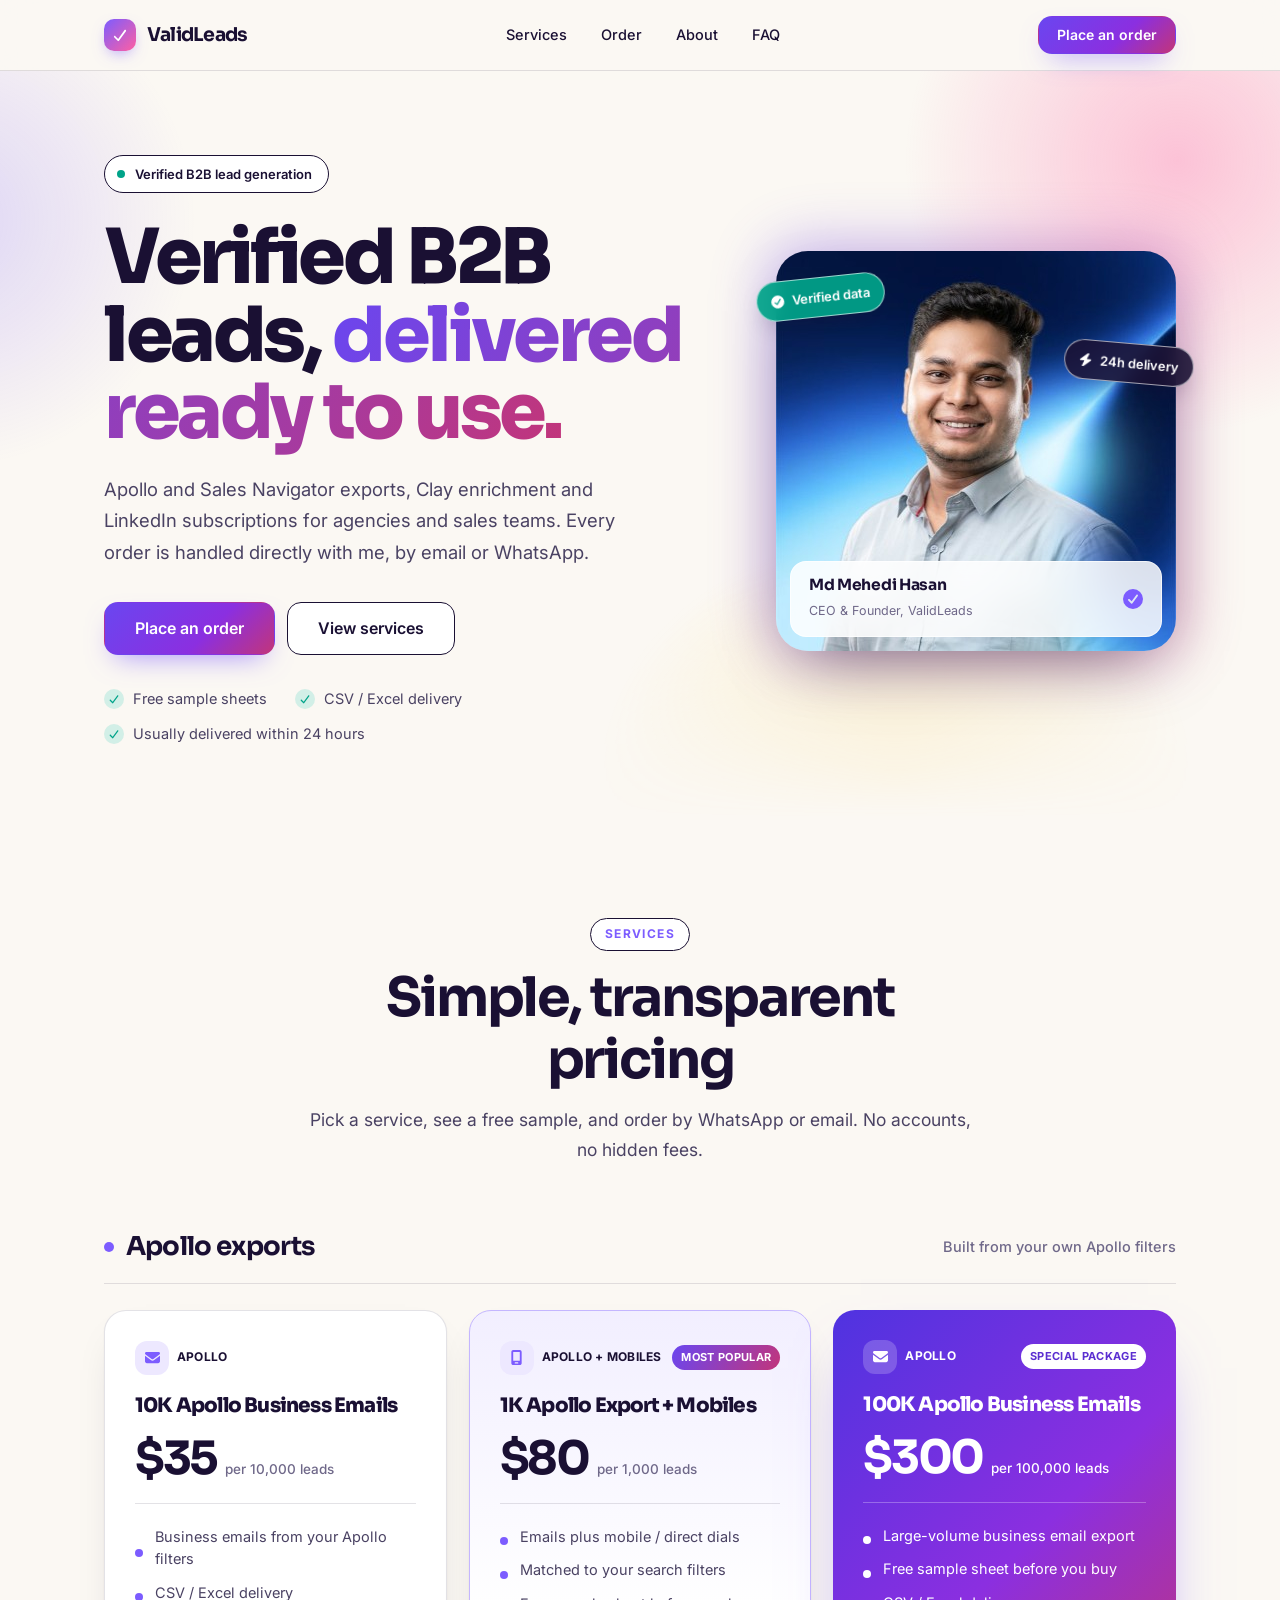
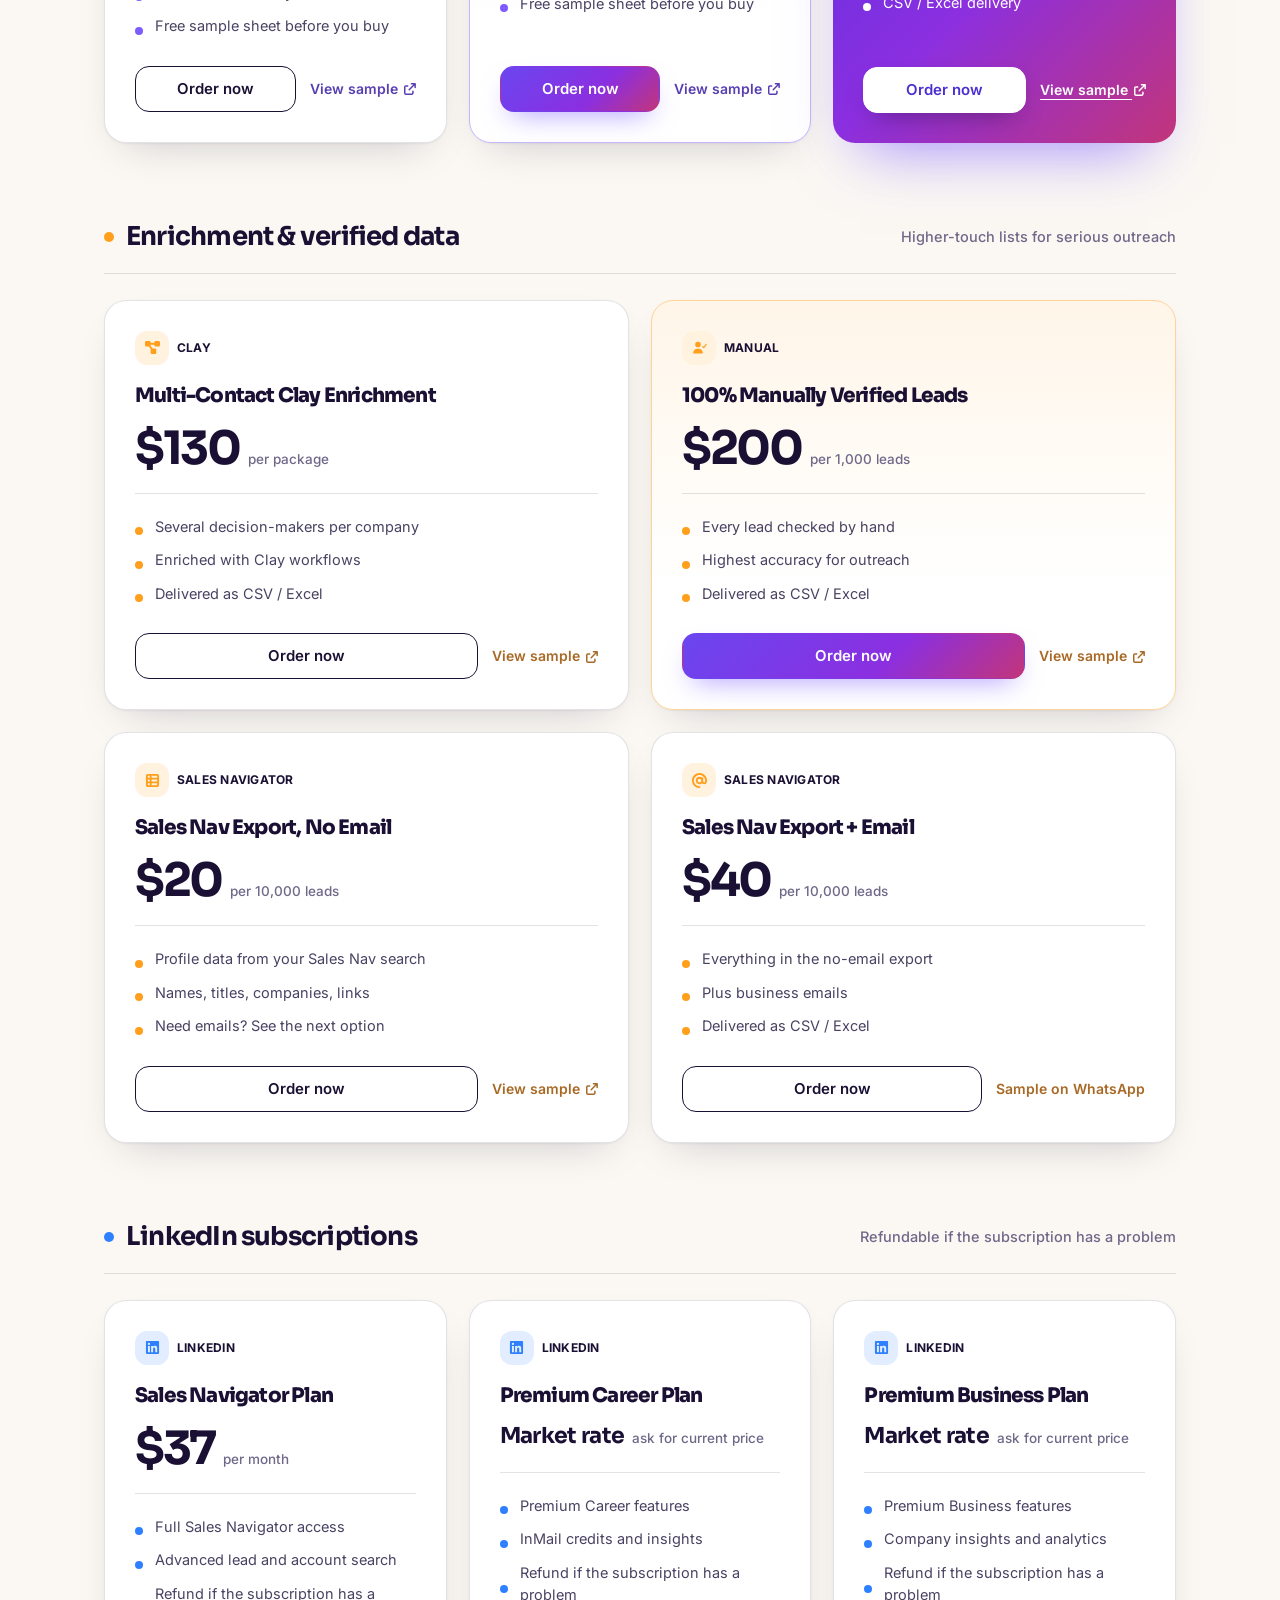
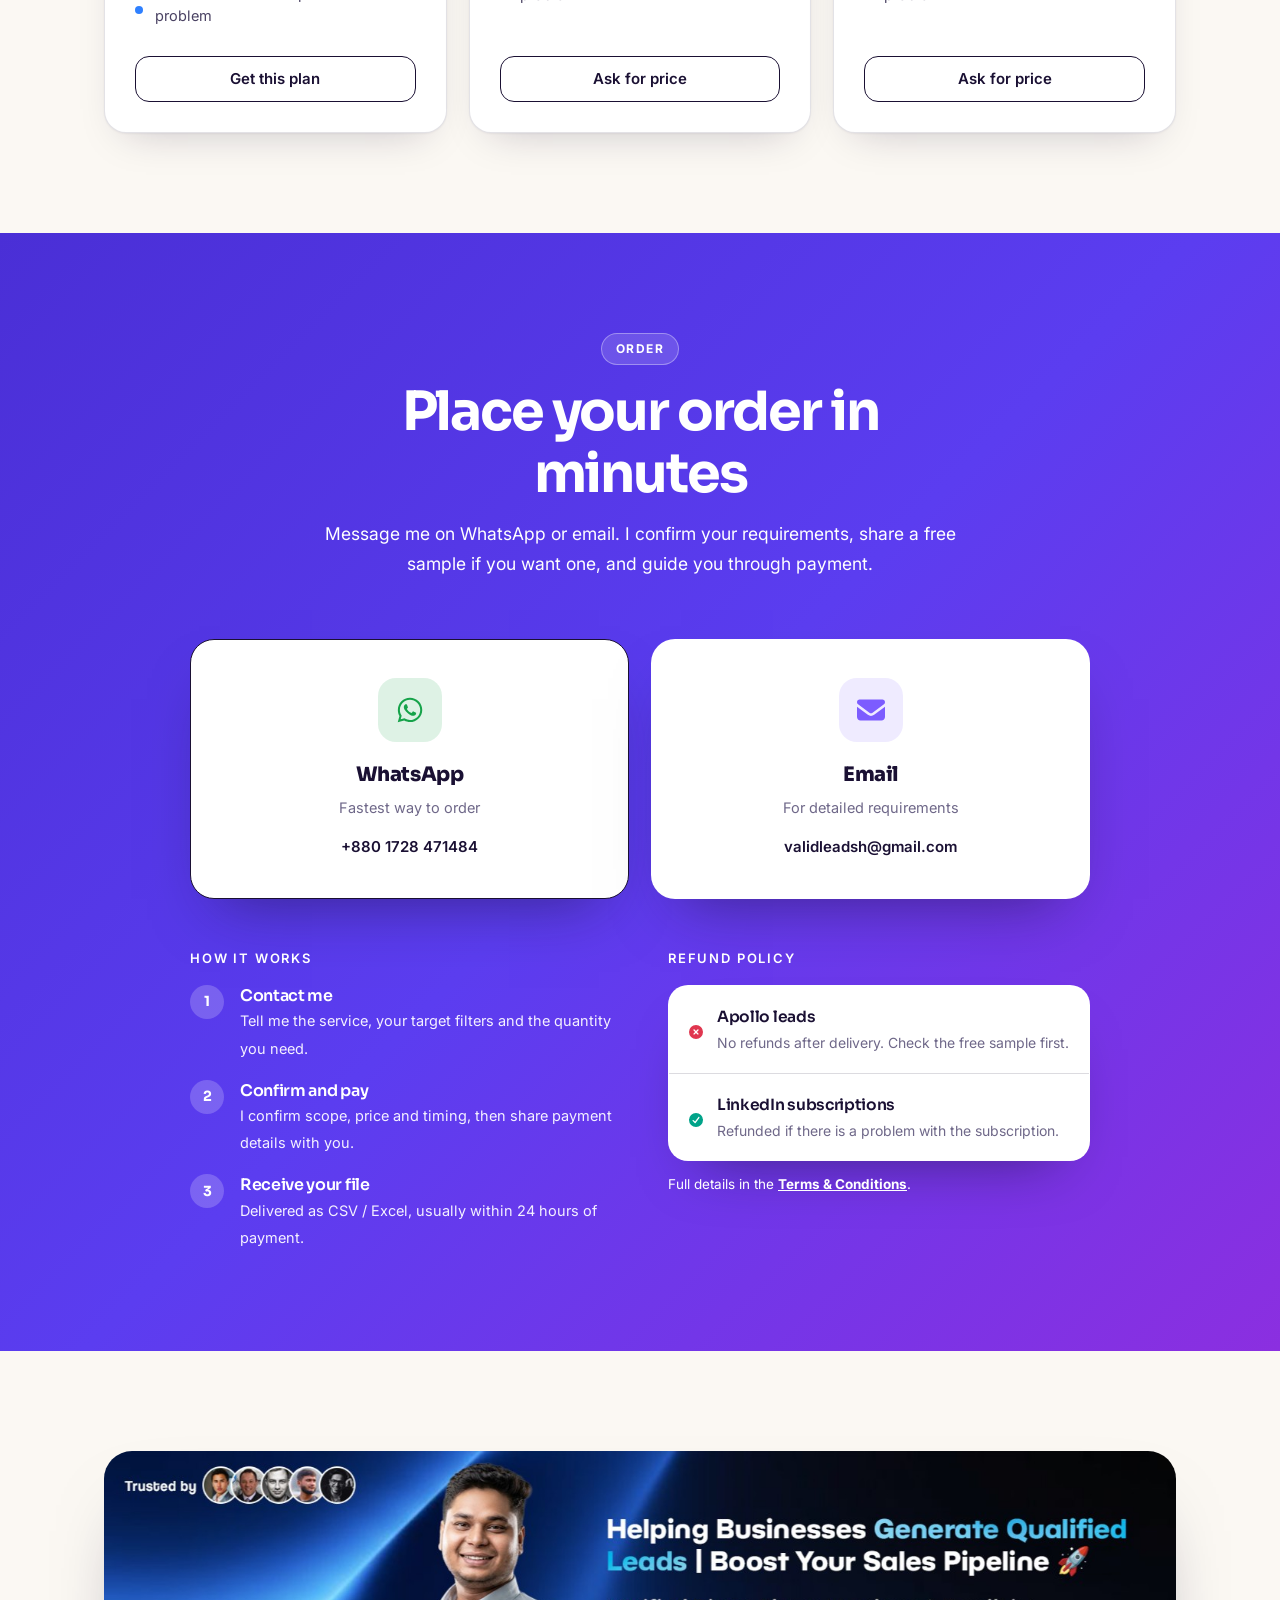
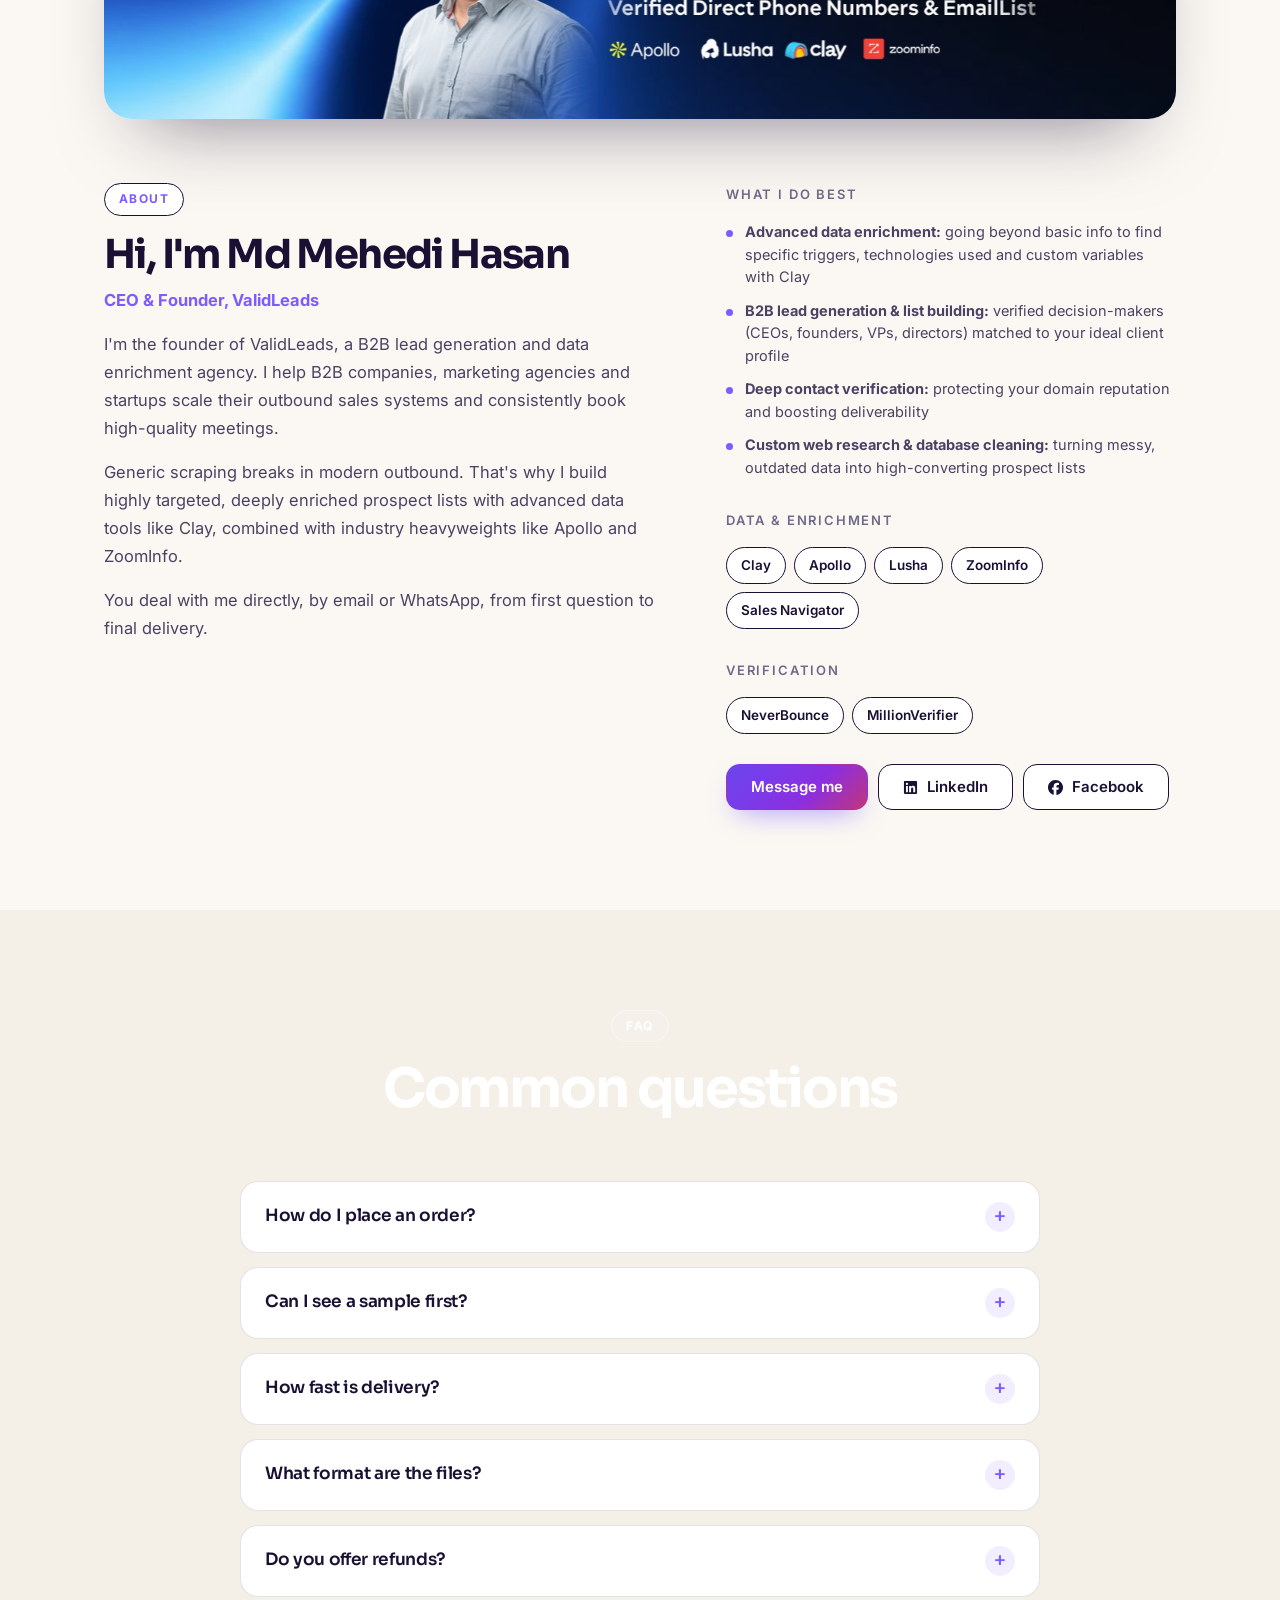
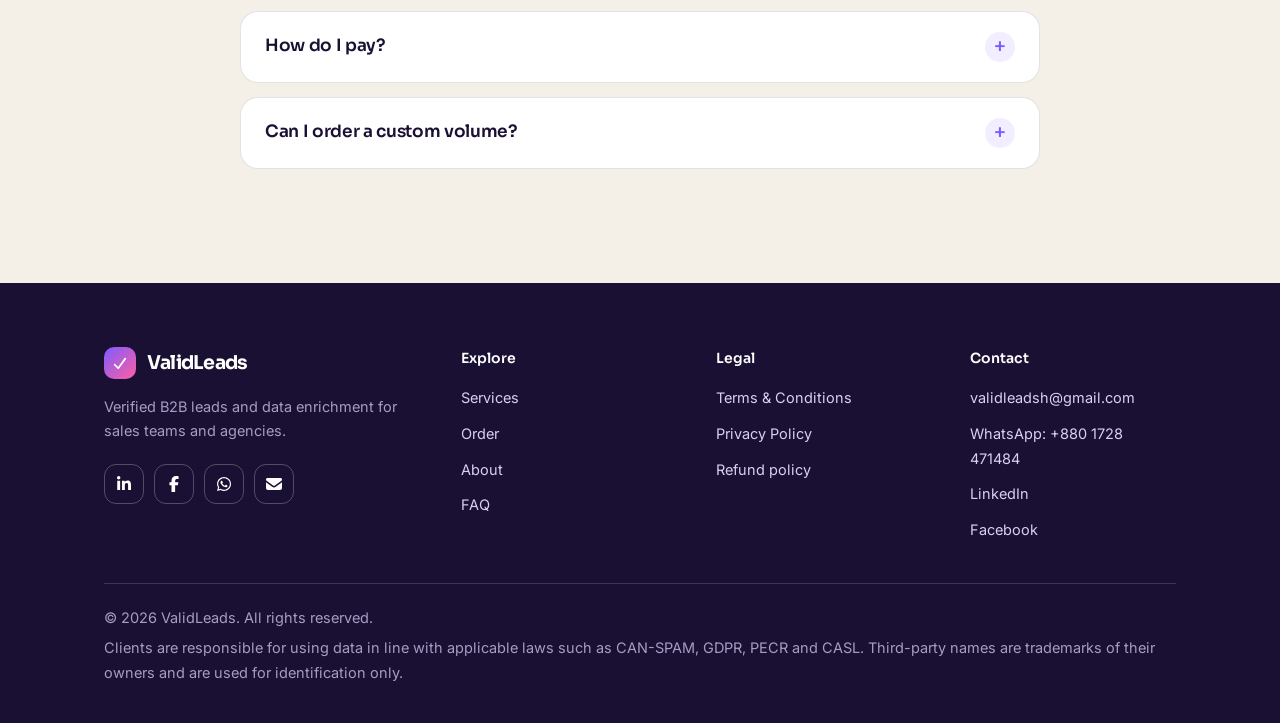
<file: index.html>
<!DOCTYPE html>
<html lang="en">
<head>
    <meta charset="UTF-8">
    <meta name="viewport" content="width=device-width, initial-scale=1.0">
    <title>ValidLeads — Verified B2B Leads &amp; Data Enrichment Services</title>
    <meta name="description" content="Verified B2B prospect lists, Apollo and Sales Navigator exports, Clay enrichment and LinkedIn subscriptions for sales teams and agencies worldwide.">
    <meta name="theme-color" content="#fbf8f3">
    <link rel="canonical" href="https://mehedi4upwork.github.io/lead-services/">

    <!-- Social preview -->
    <meta property="og:title" content="ValidLeads — Verified B2B Leads &amp; Data Enrichment Services">
    <meta property="og:description" content="Verified prospect lists, Apollo exports, direct dials, Clay enrichment and LinkedIn Sales Navigator solutions with fast delivery.">
    <meta property="og:type" content="website">
    <meta property="og:url" content="https://mehedi4upwork.github.io/lead-services/">
    <meta property="og:image" content="https://mehedi4upwork.github.io/lead-services/assets/og-image.jpg">
    <meta property="og:image:width" content="1200">
    <meta property="og:image:height" content="630">
    <meta name="twitter:image" content="https://mehedi4upwork.github.io/lead-services/assets/og-image.jpg">
    <meta name="twitter:card" content="summary_large_image">

    <link rel="icon" href="data:image/svg+xml,%3Csvg xmlns='http://www.w3.org/2000/svg' viewBox='0 0 64 64'%3E%3Cdefs%3E%3ClinearGradient id='g' x1='0' y1='0' x2='1' y2='1'%3E%3Cstop offset='0' stop-color='%233b82f6'/%3E%3Cstop offset='1' stop-color='%2322d3ee'/%3E%3C/linearGradient%3E%3C/defs%3E%3Crect width='64' height='64' rx='15' fill='url(%23g)'/%3E%3Cpath d='M18 33l9 9 19-20' fill='none' stroke='%2304101f' stroke-width='7' stroke-linecap='round' stroke-linejoin='round'/%3E%3C/svg%3E">

    <script>document.documentElement.classList.add('js');</script>

    <!-- Fonts & icons -->
    <link rel="preconnect" href="https://fonts.googleapis.com">
    <link rel="preconnect" href="https://fonts.gstatic.com" crossorigin>
    <link href="https://fonts.googleapis.com/css2?family=Inter:wght@400;500;600;700&amp;family=Sora:wght@500;600;700;800&amp;display=swap" rel="stylesheet">
    <link rel="stylesheet" href="style.css?v=32">

    <!-- Structured data -->
    <script type="application/ld+json">
    {
        "@context": "https://schema.org",
        "@type": "ProfessionalService",
        "founder": {"@type": "Person", "name": "Md Mehedi Hasan", "jobTitle": "CEO & Founder", "sameAs": "https://www.linkedin.com/in/mdmehedihasanvalidleads/"},
        "name": "ValidLeads",
        "url": "https://mehedi4upwork.github.io/lead-services/",
        "email": "validleadsh@gmail.com",
        "image": "https://mehedi4upwork.github.io/lead-services/assets/profile.jpg",
        "description": "Verified B2B lead lists, Apollo exports, data scraping, Clay enrichment and LinkedIn subscription services.",
        "areaServed": "Worldwide",
        "sameAs": [
            "https://www.linkedin.com/in/mdmehedihasanvalidleads/",
            "https://www.facebook.com/mdmehedihasanvalidleads/"
        ]
    }
    </script>
</head>
<body id="top">
<a href="#services" class="skip-link">Skip to services</a>
<nav class="site-nav" aria-label="Main navigation"><div class="container nav-inner">
<a href="#top" class="brand" aria-label="ValidLeads home"><span class="brand-mark"><i class="ic fa-check" aria-hidden="true"><svg viewBox="0 0 448 512" aria-hidden="true" focusable="false"><path d="M434.8 70.1c14.3 10.4 17.5 30.4 7.1 44.7l-256 352c-5.5 7.6-14 12.3-23.4 13.1s-18.5-2.7-25.1-9.3l-128-128c-12.5-12.5-12.5-32.8 0-45.3s32.8-12.5 45.3 0l101.5 101.5 234-321.7c10.4-14.3 30.4-17.5 44.7-7.1z"/></svg></i></span>ValidLeads</a>
<ul class="nav-links" id="nav-links"><li><a href="#services">Services</a></li><li><a href="#order">Order</a></li><li><a href="#about">About</a></li><li><a href="#faq">FAQ</a></li></ul>
<div class="nav-actions"><a class="btn btn-primary btn-sm" href="#order">Place an order</a>
<button class="menu-toggle" id="menu-toggle" type="button" aria-label="Open menu" aria-expanded="false" aria-controls="nav-links"><i class="ic fa-bars" aria-hidden="true"><svg viewBox="0 0 448 512" aria-hidden="true" focusable="false"><path d="M0 96c0-17.7 14.3-32 32-32h384c17.7 0 32 14.3 32 32s-14.3 32-32 32H32c-17.7 0-32-14.3-32-32m0 160c0-17.7 14.3-32 32-32h384c17.7 0 32 14.3 32 32s-14.3 32-32 32H32c-17.7 0-32-14.3-32-32m448 160c0 17.7-14.3 32-32 32H32c-17.7 0-32-14.3-32-32s14.3-32 32-32h384c17.7 0 32 14.3 32 32"/></svg></i></button></div>
</div></nav>
<main>
<header class="hero"><div class="container hero-grid"><div>
<div class="hero-tag"><span class="dot" aria-hidden="true"></span> Verified B2B lead generation</div>
<h1>Verified B2B leads, <span class="grad-text">delivered ready to use.</span></h1>
<p class="lead">Apollo and Sales Navigator exports, Clay enrichment and LinkedIn subscriptions for agencies and sales teams. Every order is handled directly with me, by email or WhatsApp.</p>
<div class="hero-cta"><a class="btn btn-primary btn-lg" href="#order">Place an order</a><a class="btn btn-outline btn-lg" href="#services">View services</a></div>
<ul class="hero-points"><li><i class="ic fa-check" aria-hidden="true"><svg viewBox="0 0 448 512" aria-hidden="true" focusable="false"><path d="M434.8 70.1c14.3 10.4 17.5 30.4 7.1 44.7l-256 352c-5.5 7.6-14 12.3-23.4 13.1s-18.5-2.7-25.1-9.3l-128-128c-12.5-12.5-12.5-32.8 0-45.3s32.8-12.5 45.3 0l101.5 101.5 234-321.7c10.4-14.3 30.4-17.5 44.7-7.1z"/></svg></i> Free sample sheets</li><li><i class="ic fa-check" aria-hidden="true"><svg viewBox="0 0 448 512" aria-hidden="true" focusable="false"><path d="M434.8 70.1c14.3 10.4 17.5 30.4 7.1 44.7l-256 352c-5.5 7.6-14 12.3-23.4 13.1s-18.5-2.7-25.1-9.3l-128-128c-12.5-12.5-12.5-32.8 0-45.3s32.8-12.5 45.3 0l101.5 101.5 234-321.7c10.4-14.3 30.4-17.5 44.7-7.1z"/></svg></i> CSV / Excel delivery</li><li><i class="ic fa-check" aria-hidden="true"><svg viewBox="0 0 448 512" aria-hidden="true" focusable="false"><path d="M434.8 70.1c14.3 10.4 17.5 30.4 7.1 44.7l-256 352c-5.5 7.6-14 12.3-23.4 13.1s-18.5-2.7-25.1-9.3l-128-128c-12.5-12.5-12.5-32.8 0-45.3s32.8-12.5 45.3 0l101.5 101.5 234-321.7c10.4-14.3 30.4-17.5 44.7-7.1z"/></svg></i> Usually delivered within 24 hours</li></ul>
</div>
<div class="portrait-card"><img src="assets/profile.jpg" width="400" height="400" alt="Md Mehedi Hasan, CEO and Founder of ValidLeads">
<span class="sticker s1"><i class="ic fa-circle-check" aria-hidden="true"><svg viewBox="0 0 512 512" aria-hidden="true" focusable="false"><path d="M256 512a256 256 0 1 1 0-512 256 256 0 1 1 0 512m118-366.3c-10.7-7.8-25.7-5.4-33.5 5.3L221.1 315.2 169 263.1c-9.4-9.4-24.6-9.4-33.9 0s-9.4 24.6 0 33.9l72 72c5 5 11.8 7.5 18.8 7s13.4-4.1 17.5-9.8l135.9-187c7.8-10.7 5.4-25.7-5.3-33.5"/></svg></i> Verified data</span><span class="sticker s2"><i class="ic fa-bolt" aria-hidden="true"><svg viewBox="0 0 448 512" aria-hidden="true" focusable="false"><path d="M338.8-9.9c11.9 8.6 16.3 24.2 10.9 37.8L271.3 224H416c13.5 0 25.5 8.4 30.1 21.1s.7 26.9-9.6 35.5l-288 240c-11.3 9.4-27.4 9.9-39.3 1.3s-16.3-24.2-10.9-37.8L176.7 288H32c-13.5 0-25.5-8.4-30.1-21.1s-.7-26.9 9.6-35.5l288-240c11.3-9.4 27.4-9.9 39.3-1.3"/></svg></i> 24h delivery</span><div class="portrait-meta"><div><strong>Md Mehedi Hasan</strong><span>CEO &amp; Founder, ValidLeads</span></div><i class="ic fa-circle-check verified" aria-hidden="true"><svg viewBox="0 0 512 512" aria-hidden="true" focusable="false"><path d="M256 512a256 256 0 1 1 0-512 256 256 0 1 1 0 512m118-366.3c-10.7-7.8-25.7-5.4-33.5 5.3L221.1 315.2 169 263.1c-9.4-9.4-24.6-9.4-33.9 0s-9.4 24.6 0 33.9l72 72c5 5 11.8 7.5 18.8 7s13.4-4.1 17.5-9.8l135.9-187c7.8-10.7 5.4-25.7-5.3-33.5"/></svg></i></div></div>
</div></header>

<section class="section" id="services"><div class="container">
<div class="section-head"><div class="eyebrow">Services</div><h2>Simple, transparent pricing</h2><p>Pick a service, see a free sample, and order by WhatsApp or email. No accounts, no hidden fees.</p></div>
<div class="group g-violet"><div class="group-head"><h3>Apollo exports</h3><p>Built from your own Apollo filters</p></div><div class="grid g3"><article class="card">
<div class="card-head"><span class="tag"><i class="ic fa-envelope" aria-hidden="true"><svg viewBox="0 0 512 512" aria-hidden="true" focusable="false"><path d="M48 64C21.5 64 0 85.5 0 112c0 15.1 7.1 29.3 19.2 38.4l208 156a48 48 0 0 0 57.6 0l208-156c12.1-9.1 19.2-23.3 19.2-38.4 0-26.5-21.5-48-48-48zM0 196v188c0 35.3 28.7 64 64 64h384c35.3 0 64-28.7 64-64V196L313.6 344.8c-34.1 25.6-81.1 25.6-115.2 0z"/></svg></i> Apollo</span></div>
<h3>10K Apollo Business Emails</h3>
<div class="price"><span class="amount">$35</span><span class="per">per 10,000 leads</span></div>
<ul class="features"><li><i class="ic fa-circle" aria-hidden="true"><svg viewBox="0 0 512 512" aria-hidden="true" focusable="false"><path d="M0 256a256 256 0 1 1 512 0 256 256 0 1 1-512 0"/></svg></i><span>Business emails from your Apollo filters</span></li><li><i class="ic fa-circle" aria-hidden="true"><svg viewBox="0 0 512 512" aria-hidden="true" focusable="false"><path d="M0 256a256 256 0 1 1 512 0 256 256 0 1 1-512 0"/></svg></i><span>CSV / Excel delivery</span></li><li><i class="ic fa-circle" aria-hidden="true"><svg viewBox="0 0 512 512" aria-hidden="true" focusable="false"><path d="M0 256a256 256 0 1 1 512 0 256 256 0 1 1-512 0"/></svg></i><span>Free sample sheet before you buy</span></li></ul>
<div class="card-foot"><a class="btn btn-outline" href="https://wa.me/8801728471484?text=Hello%2C%20I%27m%20interested%20in%3A%2010K%20Apollo%20Business%20Emails%20%28%2435%29" target="_blank" rel="noopener" data-service="10K Apollo Business Emails ($35)">Order now</a><a class="sample" href="https://docs.google.com/spreadsheets/d/1Qose_2CksCCKL--RXz_r26WcjTW1NfEo3hcr6yFzFEg/edit?gid=0#gid=0" target="_blank" rel="noopener">View sample <i class="ic fa-arrow-up-right-from-square" aria-hidden="true"><svg viewBox="0 0 512 512" aria-hidden="true" focusable="false"><path d="M320 0c-17.7 0-32 14.3-32 32s14.3 32 32 32h82.7L201.3 265.4c-12.5 12.5-12.5 32.8 0 45.3s32.8 12.5 45.3 0L448 109.3V192c0 17.7 14.3 32 32 32s32-14.3 32-32V32c0-17.7-14.3-32-32-32zM80 96c-44.2 0-80 35.8-80 80v256c0 44.2 35.8 80 80 80h256c44.2 0 80-35.8 80-80v-80c0-17.7-14.3-32-32-32s-32 14.3-32 32v80c0 8.8-7.2 16-16 16H80c-8.8 0-16-7.2-16-16V176c0-8.8 7.2-16 16-16h80c17.7 0 32-14.3 32-32s-14.3-32-32-32z"/></svg></i></a></div>
</article><article class="card featured">
<div class="card-head"><span class="tag"><i class="ic fa-mobile-screen" aria-hidden="true"><svg viewBox="0 0 384 512" aria-hidden="true" focusable="false"><path d="M16 64C16 28.7 44.7 0 80 0h224c35.3 0 64 28.7 64 64v384c0 35.3-28.7 64-64 64H80c-35.3 0-64-28.7-64-64zm112 376c0 13.3 10.7 24 24 24h80c13.3 0 24-10.7 24-24s-10.7-24-24-24h-80c-13.3 0-24 10.7-24 24M304 64H80v304h224z"/></svg></i> Apollo + Mobiles</span><span class="pop">Most popular</span></div>
<h3>1K Apollo Export + Mobiles</h3>
<div class="price"><span class="amount">$80</span><span class="per">per 1,000 leads</span></div>
<ul class="features"><li><i class="ic fa-circle" aria-hidden="true"><svg viewBox="0 0 512 512" aria-hidden="true" focusable="false"><path d="M0 256a256 256 0 1 1 512 0 256 256 0 1 1-512 0"/></svg></i><span>Emails plus mobile / direct dials</span></li><li><i class="ic fa-circle" aria-hidden="true"><svg viewBox="0 0 512 512" aria-hidden="true" focusable="false"><path d="M0 256a256 256 0 1 1 512 0 256 256 0 1 1-512 0"/></svg></i><span>Matched to your search filters</span></li><li><i class="ic fa-circle" aria-hidden="true"><svg viewBox="0 0 512 512" aria-hidden="true" focusable="false"><path d="M0 256a256 256 0 1 1 512 0 256 256 0 1 1-512 0"/></svg></i><span>Free sample sheet before you buy</span></li></ul>
<div class="card-foot"><a class="btn btn-primary" href="https://wa.me/8801728471484?text=Hello%2C%20I%27m%20interested%20in%3A%201K%20Apollo%20Export%20%2B%20Mobiles%20%28%2480%29" target="_blank" rel="noopener" data-service="1K Apollo Export + Mobiles ($80)">Order now</a><a class="sample" href="https://docs.google.com/spreadsheets/d/1dx69_n-OTe4rUTmd6L4pI5xnXWf7ERDtQEXid9Db978/edit?gid=0#gid=0" target="_blank" rel="noopener">View sample <i class="ic fa-arrow-up-right-from-square" aria-hidden="true"><svg viewBox="0 0 512 512" aria-hidden="true" focusable="false"><path d="M320 0c-17.7 0-32 14.3-32 32s14.3 32 32 32h82.7L201.3 265.4c-12.5 12.5-12.5 32.8 0 45.3s32.8 12.5 45.3 0L448 109.3V192c0 17.7 14.3 32 32 32s32-14.3 32-32V32c0-17.7-14.3-32-32-32zM80 96c-44.2 0-80 35.8-80 80v256c0 44.2 35.8 80 80 80h256c44.2 0 80-35.8 80-80v-80c0-17.7-14.3-32-32-32s-32 14.3-32 32v80c0 8.8-7.2 16-16 16H80c-8.8 0-16-7.2-16-16V176c0-8.8 7.2-16 16-16h80c17.7 0 32-14.3 32-32s-14.3-32-32-32z"/></svg></i></a></div>
</article><article class="card special">
<div class="card-head"><span class="tag"><i class="ic fa-envelope" aria-hidden="true"><svg viewBox="0 0 512 512" aria-hidden="true" focusable="false"><path d="M48 64C21.5 64 0 85.5 0 112c0 15.1 7.1 29.3 19.2 38.4l208 156a48 48 0 0 0 57.6 0l208-156c12.1-9.1 19.2-23.3 19.2-38.4 0-26.5-21.5-48-48-48zM0 196v188c0 35.3 28.7 64 64 64h384c35.3 0 64-28.7 64-64V196L313.6 344.8c-34.1 25.6-81.1 25.6-115.2 0z"/></svg></i> Apollo</span><span class="pop">Special package</span></div>
<h3>100K Apollo Business Emails</h3>
<div class="price"><span class="amount">$300</span><span class="per">per 100,000 leads</span></div>
<ul class="features"><li><i class="ic fa-circle" aria-hidden="true"><svg viewBox="0 0 512 512" aria-hidden="true" focusable="false"><path d="M0 256a256 256 0 1 1 512 0 256 256 0 1 1-512 0"/></svg></i><span>Large-volume business email export</span></li><li><i class="ic fa-circle" aria-hidden="true"><svg viewBox="0 0 512 512" aria-hidden="true" focusable="false"><path d="M0 256a256 256 0 1 1 512 0 256 256 0 1 1-512 0"/></svg></i><span>Free sample sheet before you buy</span></li><li><i class="ic fa-circle" aria-hidden="true"><svg viewBox="0 0 512 512" aria-hidden="true" focusable="false"><path d="M0 256a256 256 0 1 1 512 0 256 256 0 1 1-512 0"/></svg></i><span>CSV / Excel delivery</span></li></ul>
<div class="card-foot"><a class="btn btn-outline" href="https://wa.me/8801728471484?text=Hello%2C%20I%27m%20interested%20in%3A%20100K%20Apollo%20Business%20Emails%20%28%24300%29" target="_blank" rel="noopener" data-service="100K Apollo Business Emails ($300)">Order now</a><a class="sample" href="https://docs.google.com/spreadsheets/d/1Qose_2CksCCKL--RXz_r26WcjTW1NfEo3hcr6yFzFEg/edit?gid=0#gid=0" target="_blank" rel="noopener">View sample <i class="ic fa-arrow-up-right-from-square" aria-hidden="true"><svg viewBox="0 0 512 512" aria-hidden="true" focusable="false"><path d="M320 0c-17.7 0-32 14.3-32 32s14.3 32 32 32h82.7L201.3 265.4c-12.5 12.5-12.5 32.8 0 45.3s32.8 12.5 45.3 0L448 109.3V192c0 17.7 14.3 32 32 32s32-14.3 32-32V32c0-17.7-14.3-32-32-32zM80 96c-44.2 0-80 35.8-80 80v256c0 44.2 35.8 80 80 80h256c44.2 0 80-35.8 80-80v-80c0-17.7-14.3-32-32-32s-32 14.3-32 32v80c0 8.8-7.2 16-16 16H80c-8.8 0-16-7.2-16-16V176c0-8.8 7.2-16 16-16h80c17.7 0 32-14.3 32-32s-14.3-32-32-32z"/></svg></i></a></div>
</article></div></div>
<div class="group g-orange"><div class="group-head"><h3>Enrichment &amp; verified data</h3><p>Higher-touch lists for serious outreach</p></div><div class="grid g2"><article class="card">
<div class="card-head"><span class="tag"><i class="ic fa-diagram-project" aria-hidden="true"><svg viewBox="0 0 512 512" aria-hidden="true" focusable="false"><path d="M0 80c0-26.5 21.5-48 48-48h96c26.5 0 48 21.5 48 48v16h128V80c0-26.5 21.5-48 48-48h96c26.5 0 48 21.5 48 48v96c0 26.5-21.5 48-48 48h-96c-26.5 0-48-21.5-48-48v-16H192v16c0 7.3-1.7 14.3-4.6 20.5L256 288h80c26.5 0 48 21.5 48 48v96c0 26.5-21.5 48-48 48h-96c-26.5 0-48-21.5-48-48v-96c0-7.3 1.7-14.3 4.6-20.5L128 224H48c-26.5 0-48-21.5-48-48z"/></svg></i> Clay</span></div>
<h3>Multi-Contact Clay Enrichment</h3>
<div class="price"><span class="amount">$130</span><span class="per">per package</span></div>
<ul class="features"><li><i class="ic fa-circle" aria-hidden="true"><svg viewBox="0 0 512 512" aria-hidden="true" focusable="false"><path d="M0 256a256 256 0 1 1 512 0 256 256 0 1 1-512 0"/></svg></i><span>Several decision-makers per company</span></li><li><i class="ic fa-circle" aria-hidden="true"><svg viewBox="0 0 512 512" aria-hidden="true" focusable="false"><path d="M0 256a256 256 0 1 1 512 0 256 256 0 1 1-512 0"/></svg></i><span>Enriched with Clay workflows</span></li><li><i class="ic fa-circle" aria-hidden="true"><svg viewBox="0 0 512 512" aria-hidden="true" focusable="false"><path d="M0 256a256 256 0 1 1 512 0 256 256 0 1 1-512 0"/></svg></i><span>Delivered as CSV / Excel</span></li></ul>
<div class="card-foot"><a class="btn btn-outline" href="https://wa.me/8801728471484?text=Hello%2C%20I%27m%20interested%20in%3A%20Multi-Contact%20Clay%20Enrichment%20Package%20%28%24130%29" target="_blank" rel="noopener" data-service="Multi-Contact Clay Enrichment Package ($130)">Order now</a><a class="sample" href="https://docs.google.com/spreadsheets/d/16pKBG6ijxTi6SSOAS_hNIGO_yBXvshiRPcra4xQZyto/edit?gid=0#gid=0" target="_blank" rel="noopener">View sample <i class="ic fa-arrow-up-right-from-square" aria-hidden="true"><svg viewBox="0 0 512 512" aria-hidden="true" focusable="false"><path d="M320 0c-17.7 0-32 14.3-32 32s14.3 32 32 32h82.7L201.3 265.4c-12.5 12.5-12.5 32.8 0 45.3s32.8 12.5 45.3 0L448 109.3V192c0 17.7 14.3 32 32 32s32-14.3 32-32V32c0-17.7-14.3-32-32-32zM80 96c-44.2 0-80 35.8-80 80v256c0 44.2 35.8 80 80 80h256c44.2 0 80-35.8 80-80v-80c0-17.7-14.3-32-32-32s-32 14.3-32 32v80c0 8.8-7.2 16-16 16H80c-8.8 0-16-7.2-16-16V176c0-8.8 7.2-16 16-16h80c17.7 0 32-14.3 32-32s-14.3-32-32-32z"/></svg></i></a></div>
</article><article class="card featured">
<div class="card-head"><span class="tag"><i class="ic fa-user-check" aria-hidden="true"><svg viewBox="0 0 640 512" aria-hidden="true" focusable="false"><path d="M286 304c98.5 0 178.3 79.8 178.3 178.3 0 16.4-13.3 29.7-29.7 29.7H78c-16.4 0-29.7-13.3-29.7-29.7 0-98.5 79.8-178.3 178.3-178.3zm299.7-198.1c7.8-10.7 22.8-13.1 33.5-5.3s13.1 22.8 5.3 33.5L522.1 274.9c-4.2 5.7-10.7 9.4-17.7 9.8s-14-2.2-18.9-7.3l-46.4-48c-9.2-9.5-9-24.7.6-33.9 9.5-9.2 24.7-8.9 33.9.6l26.5 27.4 85.6-117.7zM256.3 248a120 120 0 1 1 0-240 120 120 0 1 1 0 240"/></svg></i> Manual</span></div>
<h3>100% Manually Verified Leads</h3>
<div class="price"><span class="amount">$200</span><span class="per">per 1,000 leads</span></div>
<ul class="features"><li><i class="ic fa-circle" aria-hidden="true"><svg viewBox="0 0 512 512" aria-hidden="true" focusable="false"><path d="M0 256a256 256 0 1 1 512 0 256 256 0 1 1-512 0"/></svg></i><span>Every lead checked by hand</span></li><li><i class="ic fa-circle" aria-hidden="true"><svg viewBox="0 0 512 512" aria-hidden="true" focusable="false"><path d="M0 256a256 256 0 1 1 512 0 256 256 0 1 1-512 0"/></svg></i><span>Highest accuracy for outreach</span></li><li><i class="ic fa-circle" aria-hidden="true"><svg viewBox="0 0 512 512" aria-hidden="true" focusable="false"><path d="M0 256a256 256 0 1 1 512 0 256 256 0 1 1-512 0"/></svg></i><span>Delivered as CSV / Excel</span></li></ul>
<div class="card-foot"><a class="btn btn-primary" href="https://wa.me/8801728471484?text=Hello%2C%20I%27m%20interested%20in%3A%20100%25%20Manually%20Verified%20Leads%2C%201K%20%28%24200%29" target="_blank" rel="noopener" data-service="100% Manually Verified Leads, 1K ($200)">Order now</a><a class="sample" href="https://docs.google.com/spreadsheets/d/1pT8A5swuXjhcjFnATPGxVGzzhZ_7daMFITk0o-5PcMM/edit?gid=0#gid=0" target="_blank" rel="noopener">View sample <i class="ic fa-arrow-up-right-from-square" aria-hidden="true"><svg viewBox="0 0 512 512" aria-hidden="true" focusable="false"><path d="M320 0c-17.7 0-32 14.3-32 32s14.3 32 32 32h82.7L201.3 265.4c-12.5 12.5-12.5 32.8 0 45.3s32.8 12.5 45.3 0L448 109.3V192c0 17.7 14.3 32 32 32s32-14.3 32-32V32c0-17.7-14.3-32-32-32zM80 96c-44.2 0-80 35.8-80 80v256c0 44.2 35.8 80 80 80h256c44.2 0 80-35.8 80-80v-80c0-17.7-14.3-32-32-32s-32 14.3-32 32v80c0 8.8-7.2 16-16 16H80c-8.8 0-16-7.2-16-16V176c0-8.8 7.2-16 16-16h80c17.7 0 32-14.3 32-32s-14.3-32-32-32z"/></svg></i></a></div>
</article><article class="card">
<div class="card-head"><span class="tag"><i class="ic fa-table-list" aria-hidden="true"><svg viewBox="0 0 448 512" aria-hidden="true" focusable="false"><path d="M0 96c0-35.3 28.7-64 64-64h320c35.3 0 64 28.7 64 64v320c0 35.3-28.7 64-64 64H64c-35.3 0-64-28.7-64-64zm64 0v64h64V96zm320 0H192v64h192zM64 224v64h64v-64zm320 0H192v64h192zM64 352v64h64v-64zm320 0H192v64h192z"/></svg></i> Sales Navigator</span></div>
<h3>Sales Nav Export, No Email</h3>
<div class="price"><span class="amount">$20</span><span class="per">per 10,000 leads</span></div>
<ul class="features"><li><i class="ic fa-circle" aria-hidden="true"><svg viewBox="0 0 512 512" aria-hidden="true" focusable="false"><path d="M0 256a256 256 0 1 1 512 0 256 256 0 1 1-512 0"/></svg></i><span>Profile data from your Sales Nav search</span></li><li><i class="ic fa-circle" aria-hidden="true"><svg viewBox="0 0 512 512" aria-hidden="true" focusable="false"><path d="M0 256a256 256 0 1 1 512 0 256 256 0 1 1-512 0"/></svg></i><span>Names, titles, companies, links</span></li><li><i class="ic fa-circle" aria-hidden="true"><svg viewBox="0 0 512 512" aria-hidden="true" focusable="false"><path d="M0 256a256 256 0 1 1 512 0 256 256 0 1 1-512 0"/></svg></i><span>Need emails? See the next option</span></li></ul>
<div class="card-foot"><a class="btn btn-outline" href="https://wa.me/8801728471484?text=Hello%2C%20I%27m%20interested%20in%3A%2010K%20Sales%20Nav%20Export%2C%20No%20Email%20%28%2420%29" target="_blank" rel="noopener" data-service="10K Sales Nav Export, No Email ($20)">Order now</a><a class="sample" href="https://docs.google.com/spreadsheets/d/1XM6CzsW1q_vJhFPYZ4QuUqW1bNEY3zzOSNDcol-c0ko/edit?gid=0#gid=0" target="_blank" rel="noopener">View sample <i class="ic fa-arrow-up-right-from-square" aria-hidden="true"><svg viewBox="0 0 512 512" aria-hidden="true" focusable="false"><path d="M320 0c-17.7 0-32 14.3-32 32s14.3 32 32 32h82.7L201.3 265.4c-12.5 12.5-12.5 32.8 0 45.3s32.8 12.5 45.3 0L448 109.3V192c0 17.7 14.3 32 32 32s32-14.3 32-32V32c0-17.7-14.3-32-32-32zM80 96c-44.2 0-80 35.8-80 80v256c0 44.2 35.8 80 80 80h256c44.2 0 80-35.8 80-80v-80c0-17.7-14.3-32-32-32s-32 14.3-32 32v80c0 8.8-7.2 16-16 16H80c-8.8 0-16-7.2-16-16V176c0-8.8 7.2-16 16-16h80c17.7 0 32-14.3 32-32s-14.3-32-32-32z"/></svg></i></a></div>
</article><article class="card">
<div class="card-head"><span class="tag"><i class="ic fa-at" aria-hidden="true"><svg viewBox="0 0 512 512" aria-hidden="true" focusable="false"><path d="M256 64C150 64 64 150 64 256s86 192 192 192c17.7 0 32 14.3 32 32s-14.3 32-32 32C114.6 512 0 397.4 0 256S114.6 0 256 0s256 114.6 256 256v32c0 53-43 96-96 96-29.3 0-55.6-13.2-73.2-33.9-22.8 21-53.3 33.9-86.8 33.9-70.7 0-128-57.3-128-128s57.3-128 128-128c27.9 0 53.7 8.9 74.7 24.1 5.7-5 13.1-8.1 21.3-8.1 17.7 0 32 14.3 32 32v112c0 17.7 14.3 32 32 32s32-14.3 32-32v-32c0-106-86-192-192-192m64 192a64 64 0 1 0-128 0 64 64 0 1 0 128 0"/></svg></i> Sales Navigator</span></div>
<h3>Sales Nav Export + Email</h3>
<div class="price"><span class="amount">$40</span><span class="per">per 10,000 leads</span></div>
<ul class="features"><li><i class="ic fa-circle" aria-hidden="true"><svg viewBox="0 0 512 512" aria-hidden="true" focusable="false"><path d="M0 256a256 256 0 1 1 512 0 256 256 0 1 1-512 0"/></svg></i><span>Everything in the no-email export</span></li><li><i class="ic fa-circle" aria-hidden="true"><svg viewBox="0 0 512 512" aria-hidden="true" focusable="false"><path d="M0 256a256 256 0 1 1 512 0 256 256 0 1 1-512 0"/></svg></i><span>Plus business emails</span></li><li><i class="ic fa-circle" aria-hidden="true"><svg viewBox="0 0 512 512" aria-hidden="true" focusable="false"><path d="M0 256a256 256 0 1 1 512 0 256 256 0 1 1-512 0"/></svg></i><span>Delivered as CSV / Excel</span></li></ul>
<div class="card-foot"><a class="btn btn-outline" href="https://wa.me/8801728471484?text=Hello%2C%20I%27m%20interested%20in%3A%2010K%20Sales%20Nav%20Export%2C%20With%20Email%20%28%2440%29" target="_blank" rel="noopener" data-service="10K Sales Nav Export, With Email ($40)">Order now</a><a class="sample" href="https://wa.me/8801728471484?text=Hello%2C%20I%20would%20like%20a%20sample%20for%3A%2010K%20Sales%20Nav%20Export%2C%20With%20Email" target="_blank" rel="noopener">Sample on WhatsApp</a></div>
</article></div></div>
<div class="group g-blue"><div class="group-head"><h3>LinkedIn subscriptions</h3><p>Refundable if the subscription has a problem</p></div><div class="grid g3"><article class="card">
<div class="card-head"><span class="tag"><i class="ic fa-linkedin" aria-hidden="true"><svg viewBox="0 0 448 512" aria-hidden="true" focusable="false"><path d="M416 32H31.9C14.3 32 0 46.5 0 64.3v383.4C0 465.5 14.3 480 31.9 480H416c17.6 0 32-14.5 32-32.3V64.3c0-17.8-14.4-32.3-32-32.3M135.4 416H69V202.2h66.5V416zM102.2 96a38.5 38.5 0 1 1 0 77 38.5 38.5 0 1 1 0-77m282.1 320h-66.4V312c0-24.8-.5-56.7-34.5-56.7-34.6 0-39.9 27-39.9 54.9V416h-66.4V202.2h63.7v29.2h.9c8.9-16.8 30.6-34.5 62.9-34.5 67.2 0 79.7 44.3 79.7 101.9z"/></svg></i> LinkedIn</span></div>
<h3>Sales Navigator Plan</h3>
<div class="price"><span class="amount">$37</span><span class="per">per month</span></div>
<ul class="features"><li><i class="ic fa-circle" aria-hidden="true"><svg viewBox="0 0 512 512" aria-hidden="true" focusable="false"><path d="M0 256a256 256 0 1 1 512 0 256 256 0 1 1-512 0"/></svg></i><span>Full Sales Navigator access</span></li><li><i class="ic fa-circle" aria-hidden="true"><svg viewBox="0 0 512 512" aria-hidden="true" focusable="false"><path d="M0 256a256 256 0 1 1 512 0 256 256 0 1 1-512 0"/></svg></i><span>Advanced lead and account search</span></li><li><i class="ic fa-circle" aria-hidden="true"><svg viewBox="0 0 512 512" aria-hidden="true" focusable="false"><path d="M0 256a256 256 0 1 1 512 0 256 256 0 1 1-512 0"/></svg></i><span>Refund if the subscription has a problem</span></li></ul>
<div class="card-foot"><a class="btn btn-outline" href="https://wa.me/8801728471484?text=Hello%2C%20I%27m%20interested%20in%3A%20LinkedIn%20Sales%20Navigator%20Plan%20%28%2437/month%29" target="_blank" rel="noopener" data-service="LinkedIn Sales Navigator Plan ($37/month)">Get this plan</a></div>
</article><article class="card">
<div class="card-head"><span class="tag"><i class="ic fa-linkedin" aria-hidden="true"><svg viewBox="0 0 448 512" aria-hidden="true" focusable="false"><path d="M416 32H31.9C14.3 32 0 46.5 0 64.3v383.4C0 465.5 14.3 480 31.9 480H416c17.6 0 32-14.5 32-32.3V64.3c0-17.8-14.4-32.3-32-32.3M135.4 416H69V202.2h66.5V416zM102.2 96a38.5 38.5 0 1 1 0 77 38.5 38.5 0 1 1 0-77m282.1 320h-66.4V312c0-24.8-.5-56.7-34.5-56.7-34.6 0-39.9 27-39.9 54.9V416h-66.4V202.2h63.7v29.2h.9c8.9-16.8 30.6-34.5 62.9-34.5 67.2 0 79.7 44.3 79.7 101.9z"/></svg></i> LinkedIn</span></div>
<h3>Premium Career Plan</h3>
<div class="price"><span class="amount sm">Market rate</span><span class="per">ask for current price</span></div>
<ul class="features"><li><i class="ic fa-circle" aria-hidden="true"><svg viewBox="0 0 512 512" aria-hidden="true" focusable="false"><path d="M0 256a256 256 0 1 1 512 0 256 256 0 1 1-512 0"/></svg></i><span>Premium Career features</span></li><li><i class="ic fa-circle" aria-hidden="true"><svg viewBox="0 0 512 512" aria-hidden="true" focusable="false"><path d="M0 256a256 256 0 1 1 512 0 256 256 0 1 1-512 0"/></svg></i><span>InMail credits and insights</span></li><li><i class="ic fa-circle" aria-hidden="true"><svg viewBox="0 0 512 512" aria-hidden="true" focusable="false"><path d="M0 256a256 256 0 1 1 512 0 256 256 0 1 1-512 0"/></svg></i><span>Refund if the subscription has a problem</span></li></ul>
<div class="card-foot"><a class="btn btn-outline" href="https://wa.me/8801728471484?text=Hello%2C%20I%27m%20interested%20in%3A%20LinkedIn%20Premium%20Career%20Plan%20%28ask%20price%29" target="_blank" rel="noopener" data-service="LinkedIn Premium Career Plan (ask price)">Ask for price</a></div>
</article><article class="card">
<div class="card-head"><span class="tag"><i class="ic fa-linkedin" aria-hidden="true"><svg viewBox="0 0 448 512" aria-hidden="true" focusable="false"><path d="M416 32H31.9C14.3 32 0 46.5 0 64.3v383.4C0 465.5 14.3 480 31.9 480H416c17.6 0 32-14.5 32-32.3V64.3c0-17.8-14.4-32.3-32-32.3M135.4 416H69V202.2h66.5V416zM102.2 96a38.5 38.5 0 1 1 0 77 38.5 38.5 0 1 1 0-77m282.1 320h-66.4V312c0-24.8-.5-56.7-34.5-56.7-34.6 0-39.9 27-39.9 54.9V416h-66.4V202.2h63.7v29.2h.9c8.9-16.8 30.6-34.5 62.9-34.5 67.2 0 79.7 44.3 79.7 101.9z"/></svg></i> LinkedIn</span></div>
<h3>Premium Business Plan</h3>
<div class="price"><span class="amount sm">Market rate</span><span class="per">ask for current price</span></div>
<ul class="features"><li><i class="ic fa-circle" aria-hidden="true"><svg viewBox="0 0 512 512" aria-hidden="true" focusable="false"><path d="M0 256a256 256 0 1 1 512 0 256 256 0 1 1-512 0"/></svg></i><span>Premium Business features</span></li><li><i class="ic fa-circle" aria-hidden="true"><svg viewBox="0 0 512 512" aria-hidden="true" focusable="false"><path d="M0 256a256 256 0 1 1 512 0 256 256 0 1 1-512 0"/></svg></i><span>Company insights and analytics</span></li><li><i class="ic fa-circle" aria-hidden="true"><svg viewBox="0 0 512 512" aria-hidden="true" focusable="false"><path d="M0 256a256 256 0 1 1 512 0 256 256 0 1 1-512 0"/></svg></i><span>Refund if the subscription has a problem</span></li></ul>
<div class="card-foot"><a class="btn btn-outline" href="https://wa.me/8801728471484?text=Hello%2C%20I%27m%20interested%20in%3A%20LinkedIn%20Premium%20Business%20Plan%20%28ask%20price%29" target="_blank" rel="noopener" data-service="LinkedIn Premium Business Plan (ask price)">Ask for price</a></div>
</article></div></div>
</div></section>

<section class="section alt" id="order"><div class="container">
<div class="section-head"><div class="eyebrow">Order</div><h2>Place your order in minutes</h2><p>Message me on WhatsApp or email. I confirm your requirements, share a free sample if you want one, and guide you through payment.</p></div>
<div class="order-simple">
<div class="contact-cards">
<a class="contact-card wa" href="https://wa.me/8801728471484?text=Hello%2C%20I%20would%20like%20to%20place%20an%20order." target="_blank" rel="noopener"><i class="ic fa-whatsapp" aria-hidden="true"><svg viewBox="0 0 448 512" aria-hidden="true" focusable="false"><path d="M380.9 97.1C339 55.1 283.2 32 223.9 32c-122.4 0-222 99.6-222 222 0 39.1 10.2 77.3 29.6 111L0 480l117.7-30.9c32.4 17.7 68.9 27 106.1 27h.1c122.3 0 224.1-99.6 224.1-222 0-59.3-25.2-115-67.1-157m-157 341.6c-33.2 0-65.7-8.9-94-25.7l-6.7-4-69.8 18.3L72 359.2l-4.4-7c-18.5-29.4-28.2-63.3-28.2-98.2 0-101.7 82.8-184.5 184.6-184.5 49.3 0 95.6 19.2 130.4 54.1s56.2 81.2 56.1 130.5c0 101.8-84.9 184.6-186.6 184.6m101.2-138.2c-5.5-2.8-32.8-16.2-37.9-18-5.1-1.9-8.8-2.8-12.5 2.8s-14.3 18-17.6 21.8c-3.2 3.7-6.5 4.2-12 1.4-32.6-16.3-54-29.1-75.5-66-5.7-9.8 5.7-9.1 16.3-30.3 1.8-3.7.9-6.9-.5-9.7s-12.5-30.1-17.1-41.2c-4.5-10.8-9.1-9.3-12.5-9.5-3.2-.2-6.9-.2-10.6-.2s-9.7 1.4-14.8 6.9c-5.1 5.6-19.4 19-19.4 46.3s19.9 53.7 22.6 57.4c2.8 3.7 39.1 59.7 94.8 83.8 35.2 15.2 49 16.5 66.6 13.9 10.7-1.6 32.8-13.4 37.4-26.4s4.6-24.1 3.2-26.4c-1.3-2.5-5-3.9-10.5-6.6"/></svg></i><strong>WhatsApp</strong><span>Fastest way to order</span><em>+880 1728 471484</em></a>
<a class="contact-card" href="mailto:validleadsh@gmail.com?subject=New%20order%20inquiry&amp;body=Hello%2C%20I%20would%20like%20to%20place%20an%20order.%0AService%3A%20%0ADetails%3A%20"><i class="ic fa-envelope" aria-hidden="true"><svg viewBox="0 0 512 512" aria-hidden="true" focusable="false"><path d="M48 64C21.5 64 0 85.5 0 112c0 15.1 7.1 29.3 19.2 38.4l208 156a48 48 0 0 0 57.6 0l208-156c12.1-9.1 19.2-23.3 19.2-38.4 0-26.5-21.5-48-48-48zM0 196v188c0 35.3 28.7 64 64 64h384c35.3 0 64-28.7 64-64V196L313.6 344.8c-34.1 25.6-81.1 25.6-115.2 0z"/></svg></i><strong>Email</strong><span>For detailed requirements</span><em>validleadsh@gmail.com</em></a>
</div>
<div class="order-notes">
<div class="block"><h3>How it works</h3><ol class="steps">
<li class="step"><span class="num">1</span><div><strong>Contact me</strong><span>Tell me the service, your target filters and the quantity you need.</span></div></li>
<li class="step"><span class="num">2</span><div><strong>Confirm and pay</strong><span>I confirm scope, price and timing, then share payment details with you.</span></div></li>
<li class="step"><span class="num">3</span><div><strong>Receive your file</strong><span>Delivered as CSV / Excel, usually within 24 hours of payment.</span></div></li></ol></div>
<div class="block" id="refund-policy"><h3>Refund policy</h3><div class="policy-box">
<div class="policy-row no"><i class="ic fa-circle-xmark" aria-hidden="true"><svg viewBox="0 0 512 512" aria-hidden="true" focusable="false"><path d="M256 512a256 256 0 1 0 0-512 256 256 0 1 0 0 512m-89-345c9.4-9.4 24.6-9.4 33.9 0l55 55 55-55c9.4-9.4 24.6-9.4 33.9 0s9.4 24.6 0 33.9l-55 55 55 55c9.4 9.4 9.4 24.6 0 33.9s-24.6 9.4-33.9 0l-55-55-55 55c-9.4 9.4-24.6 9.4-33.9 0s-9.4-24.6 0-33.9l55-55-55-55c-9.4-9.4-9.4-24.6 0-33.9"/></svg></i><div><strong>Apollo leads</strong><span>No refunds after delivery. Check the free sample first.</span></div></div>
<div class="policy-row yes"><i class="ic fa-circle-check" aria-hidden="true"><svg viewBox="0 0 512 512" aria-hidden="true" focusable="false"><path d="M256 512a256 256 0 1 1 0-512 256 256 0 1 1 0 512m118-366.3c-10.7-7.8-25.7-5.4-33.5 5.3L221.1 315.2 169 263.1c-9.4-9.4-24.6-9.4-33.9 0s-9.4 24.6 0 33.9l72 72c5 5 11.8 7.5 18.8 7s13.4-4.1 17.5-9.8l135.9-187c7.8-10.7 5.4-25.7-5.3-33.5"/></svg></i><div><strong>LinkedIn subscriptions</strong><span>Refunded if there is a problem with the subscription.</span></div></div></div>
<p class="fine">Full details in the <a href="terms.html#refunds">Terms &amp; Conditions</a>.</p></div>
</div></div></div></section>

<section class="section" id="about"><div class="container">
<div class="trusted"><figure><img src="assets/trusted-by-cover.jpg" width="1400" height="350" alt="Trusted by clients and brands worldwide" loading="lazy"></figure></div>
<div class="about-grid"><div class="about-copy"><div class="eyebrow">About</div><h2>Hi, I'm Md Mehedi Hasan</h2>
<p class="about-role">CEO &amp; Founder, ValidLeads</p>
<p>I'm the founder of ValidLeads, a B2B lead generation and data enrichment agency. I help B2B companies, marketing agencies and startups scale their outbound sales systems and consistently book high-quality meetings.</p>
<p>Generic scraping breaks in modern outbound. That's why I build highly targeted, deeply enriched prospect lists with advanced data tools like Clay, combined with industry heavyweights like Apollo and ZoomInfo.</p>
<p>You deal with me directly, by email or WhatsApp, from first question to final delivery.</p></div>
<div class="about-side"><div class="block"><h3>What I do best</h3><ul class="features">
<li><i class="ic fa-circle" aria-hidden="true"><svg viewBox="0 0 512 512" aria-hidden="true" focusable="false"><path d="M0 256a256 256 0 1 1 512 0 256 256 0 1 1-512 0"/></svg></i><span><strong>Advanced data enrichment:</strong> going beyond basic info to find specific triggers, technologies used and custom variables with Clay</span></li>
<li><i class="ic fa-circle" aria-hidden="true"><svg viewBox="0 0 512 512" aria-hidden="true" focusable="false"><path d="M0 256a256 256 0 1 1 512 0 256 256 0 1 1-512 0"/></svg></i><span><strong>B2B lead generation &amp; list building:</strong> verified decision-makers (CEOs, founders, VPs, directors) matched to your ideal client profile</span></li>
<li><i class="ic fa-circle" aria-hidden="true"><svg viewBox="0 0 512 512" aria-hidden="true" focusable="false"><path d="M0 256a256 256 0 1 1 512 0 256 256 0 1 1-512 0"/></svg></i><span><strong>Deep contact verification:</strong> protecting your domain reputation and boosting deliverability</span></li>
<li><i class="ic fa-circle" aria-hidden="true"><svg viewBox="0 0 512 512" aria-hidden="true" focusable="false"><path d="M0 256a256 256 0 1 1 512 0 256 256 0 1 1-512 0"/></svg></i><span><strong>Custom web research &amp; database cleaning:</strong> turning messy, outdated data into high-converting prospect lists</span></li></ul></div>
<div class="block"><h3>Data &amp; enrichment</h3><ul class="chips"><li>Clay</li><li>Apollo</li><li>Lusha</li><li>ZoomInfo</li><li>Sales Navigator</li></ul></div>
<div class="block"><h3>Verification</h3><ul class="chips"><li>NeverBounce</li><li>MillionVerifier</li></ul></div>
<div class="about-actions"><a class="btn btn-primary" href="https://wa.me/8801728471484" target="_blank" rel="noopener">Message me</a>
<a class="btn btn-outline" href="https://www.linkedin.com/in/mdmehedihasanvalidleads/" target="_blank" rel="noopener"><i class="ic fa-linkedin" aria-hidden="true"><svg viewBox="0 0 448 512" aria-hidden="true" focusable="false"><path d="M416 32H31.9C14.3 32 0 46.5 0 64.3v383.4C0 465.5 14.3 480 31.9 480H416c17.6 0 32-14.5 32-32.3V64.3c0-17.8-14.4-32.3-32-32.3M135.4 416H69V202.2h66.5V416zM102.2 96a38.5 38.5 0 1 1 0 77 38.5 38.5 0 1 1 0-77m282.1 320h-66.4V312c0-24.8-.5-56.7-34.5-56.7-34.6 0-39.9 27-39.9 54.9V416h-66.4V202.2h63.7v29.2h.9c8.9-16.8 30.6-34.5 62.9-34.5 67.2 0 79.7 44.3 79.7 101.9z"/></svg></i> LinkedIn</a>
<a class="btn btn-outline" href="https://www.facebook.com/mdmehedihasanvalidleads/" target="_blank" rel="noopener"><i class="ic fa-facebook" aria-hidden="true"><svg viewBox="0 0 512 512" aria-hidden="true" focusable="false"><path d="M512 256C512 114.6 397.4 0 256 0S0 114.6 0 256c0 120 82.7 220.8 194.2 248.5V334.2h-52.8V256h52.8v-33.7c0-87.1 39.4-127.5 125-127.5 16.2 0 44.2 3.2 55.7 6.4V172c-6-.6-16.5-1-29.6-1-42 0-58.2 15.9-58.2 57.2V256h83.6l-14.4 78.2H287v175.9C413.8 494.8 512 386.9 512 256"/></svg></i> Facebook</a></div></div></div></div></section>

<section class="section alt" id="faq"><div class="container"><div class="section-head"><div class="eyebrow">FAQ</div><h2>Common questions</h2></div>
<div class="faq">
<details><summary>How do I place an order?</summary><div class="answer">Message me on WhatsApp or email using the Order section. I confirm the details and payment with you directly.</div></details>
<details><summary>Can I see a sample first?</summary><div class="answer">Yes. Most services have a free sample sheet linked on the card. Please review it before ordering.</div></details>
<details><summary>How fast is delivery?</summary><div class="answer">Most orders are delivered within 24 hours. Large or custom volumes may take longer and we confirm timing by email.</div></details>
<details><summary>What format are the files?</summary><div class="answer">CSV or Excel, ready to import into your CRM or outreach tool.</div></details>
<details><summary>Do you offer refunds?</summary><div class="answer">Apollo leads are not refundable after delivery. LinkedIn subscriptions are refunded if there is a problem with the subscription. See the <a href="terms.html#refunds">Terms</a>.</div></details>
<details><summary>How do I pay?</summary><div class="answer">After we confirm your order on WhatsApp or email, I share the payment details with you directly. Work starts once payment is confirmed.</div></details>
<details><summary>Can I order a custom volume?</summary><div class="answer">Yes. Message me with what you need and I will send you a quote.</div></details>
</div></div></section>
</main>

<footer><div class="container"><div class="foot-grid">
<div><a href="#top" class="brand"><span class="brand-mark"><i class="ic fa-check" aria-hidden="true"><svg viewBox="0 0 448 512" aria-hidden="true" focusable="false"><path d="M434.8 70.1c14.3 10.4 17.5 30.4 7.1 44.7l-256 352c-5.5 7.6-14 12.3-23.4 13.1s-18.5-2.7-25.1-9.3l-128-128c-12.5-12.5-12.5-32.8 0-45.3s32.8-12.5 45.3 0l101.5 101.5 234-321.7c10.4-14.3 30.4-17.5 44.7-7.1z"/></svg></i></span>ValidLeads</a><p>Verified B2B leads and data enrichment for sales teams and agencies.</p>
<div class="foot-social"><a href="https://www.linkedin.com/in/mdmehedihasanvalidleads/" target="_blank" rel="noopener" aria-label="LinkedIn"><i class="ic fa-linkedin-in" aria-hidden="true"><svg viewBox="0 0 448 512" aria-hidden="true" focusable="false"><path d="M100.3 448H7.4V148.9h92.9zM53.8 108.1C24.1 108.1 0 83.5 0 53.8c0-14.3 5.7-27.9 15.8-38S39.6 0 53.8 0s27.9 5.7 38 15.8 15.8 23.8 15.8 38c0 29.7-24.1 54.3-53.8 54.3M447.9 448h-92.7V302.4c0-34.7-.7-79.2-48.3-79.2-48.3 0-55.7 37.7-55.7 76.7V448h-92.8V148.9h89.1v40.8h1.3c12.4-23.5 42.7-48.3 87.9-48.3 94 0 111.3 61.9 111.3 142.3V448z"/></svg></i></a><a href="https://www.facebook.com/mdmehedihasanvalidleads/" target="_blank" rel="noopener" aria-label="Facebook"><i class="ic fa-facebook-f" aria-hidden="true"><svg viewBox="0 0 320 512" aria-hidden="true" focusable="false"><path d="M80 299.3V512h116V299.3h86.5l18-97.8H196v-34.6c0-51.7 20.3-71.5 72.7-71.5 16.3 0 29.4.4 37 1.2V7.9C291.4 4 256.4 0 236.2 0 129.3 0 80 50.5 80 159.4v42.1H14v97.8z"/></svg></i></a><a href="https://wa.me/8801728471484" target="_blank" rel="noopener" aria-label="WhatsApp"><i class="ic fa-whatsapp" aria-hidden="true"><svg viewBox="0 0 448 512" aria-hidden="true" focusable="false"><path d="M380.9 97.1C339 55.1 283.2 32 223.9 32c-122.4 0-222 99.6-222 222 0 39.1 10.2 77.3 29.6 111L0 480l117.7-30.9c32.4 17.7 68.9 27 106.1 27h.1c122.3 0 224.1-99.6 224.1-222 0-59.3-25.2-115-67.1-157m-157 341.6c-33.2 0-65.7-8.9-94-25.7l-6.7-4-69.8 18.3L72 359.2l-4.4-7c-18.5-29.4-28.2-63.3-28.2-98.2 0-101.7 82.8-184.5 184.6-184.5 49.3 0 95.6 19.2 130.4 54.1s56.2 81.2 56.1 130.5c0 101.8-84.9 184.6-186.6 184.6m101.2-138.2c-5.5-2.8-32.8-16.2-37.9-18-5.1-1.9-8.8-2.8-12.5 2.8s-14.3 18-17.6 21.8c-3.2 3.7-6.5 4.2-12 1.4-32.6-16.3-54-29.1-75.5-66-5.7-9.8 5.7-9.1 16.3-30.3 1.8-3.7.9-6.9-.5-9.7s-12.5-30.1-17.1-41.2c-4.5-10.8-9.1-9.3-12.5-9.5-3.2-.2-6.9-.2-10.6-.2s-9.7 1.4-14.8 6.9c-5.1 5.6-19.4 19-19.4 46.3s19.9 53.7 22.6 57.4c2.8 3.7 39.1 59.7 94.8 83.8 35.2 15.2 49 16.5 66.6 13.9 10.7-1.6 32.8-13.4 37.4-26.4s4.6-24.1 3.2-26.4c-1.3-2.5-5-3.9-10.5-6.6"/></svg></i></a><a href="mailto:validleadsh@gmail.com" aria-label="Email"><i class="ic fa-envelope" aria-hidden="true"><svg viewBox="0 0 512 512" aria-hidden="true" focusable="false"><path d="M48 64C21.5 64 0 85.5 0 112c0 15.1 7.1 29.3 19.2 38.4l208 156a48 48 0 0 0 57.6 0l208-156c12.1-9.1 19.2-23.3 19.2-38.4 0-26.5-21.5-48-48-48zM0 196v188c0 35.3 28.7 64 64 64h384c35.3 0 64-28.7 64-64V196L313.6 344.8c-34.1 25.6-81.1 25.6-115.2 0z"/></svg></i></a></div></div>
<div><h4>Explore</h4><ul><li><a href="#services">Services</a></li><li><a href="#order">Order</a></li><li><a href="#about">About</a></li><li><a href="#faq">FAQ</a></li></ul></div>
<div><h4>Legal</h4><ul><li><a href="terms.html">Terms &amp; Conditions</a></li><li><a href="privacy.html">Privacy Policy</a></li><li><a href="#refund-policy">Refund policy</a></li></ul></div>
<div><h4>Contact</h4><ul><li><a href="mailto:validleadsh@gmail.com">validleadsh@gmail.com</a></li><li><a href="https://wa.me/8801728471484" target="_blank" rel="noopener">WhatsApp: +880 1728 471484</a></li><li><a href="https://www.linkedin.com/in/mdmehedihasanvalidleads/" target="_blank" rel="noopener">LinkedIn</a></li><li><a href="https://www.facebook.com/mdmehedihasanvalidleads/" target="_blank" rel="noopener">Facebook</a></li></ul></div>
</div>
<div class="legal"><p>&copy; <span id="year">2026</span> ValidLeads. All rights reserved.</p><p>Clients are responsible for using data in line with applicable laws such as CAN-SPAM, GDPR, PECR and CASL. Third-party names are trademarks of their owners and are used for identification only.</p></div>
</div></footer>
<script src="script.js?v=10" defer></script>
<!-- Icons: Font Awesome Free (CC BY 4.0, https://fontawesome.com/license/free) -->
</body>
</html>
</file>
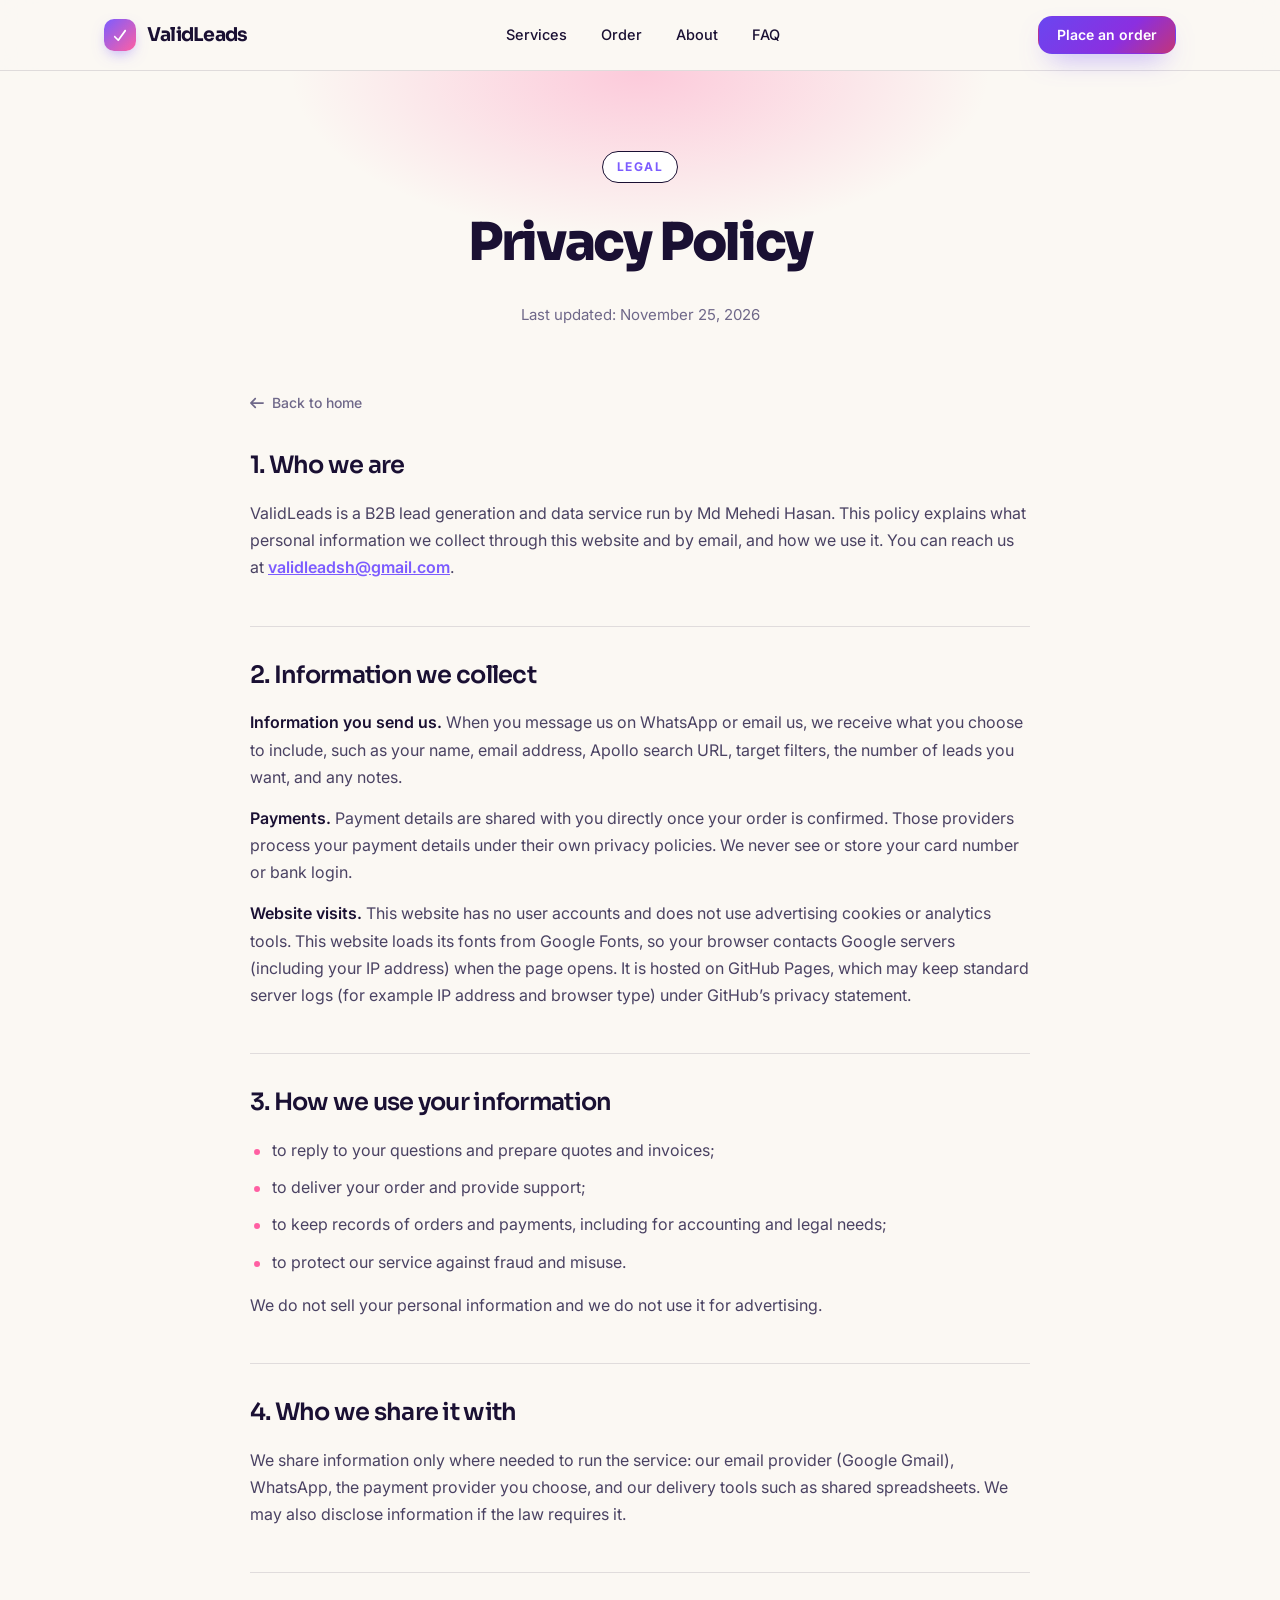
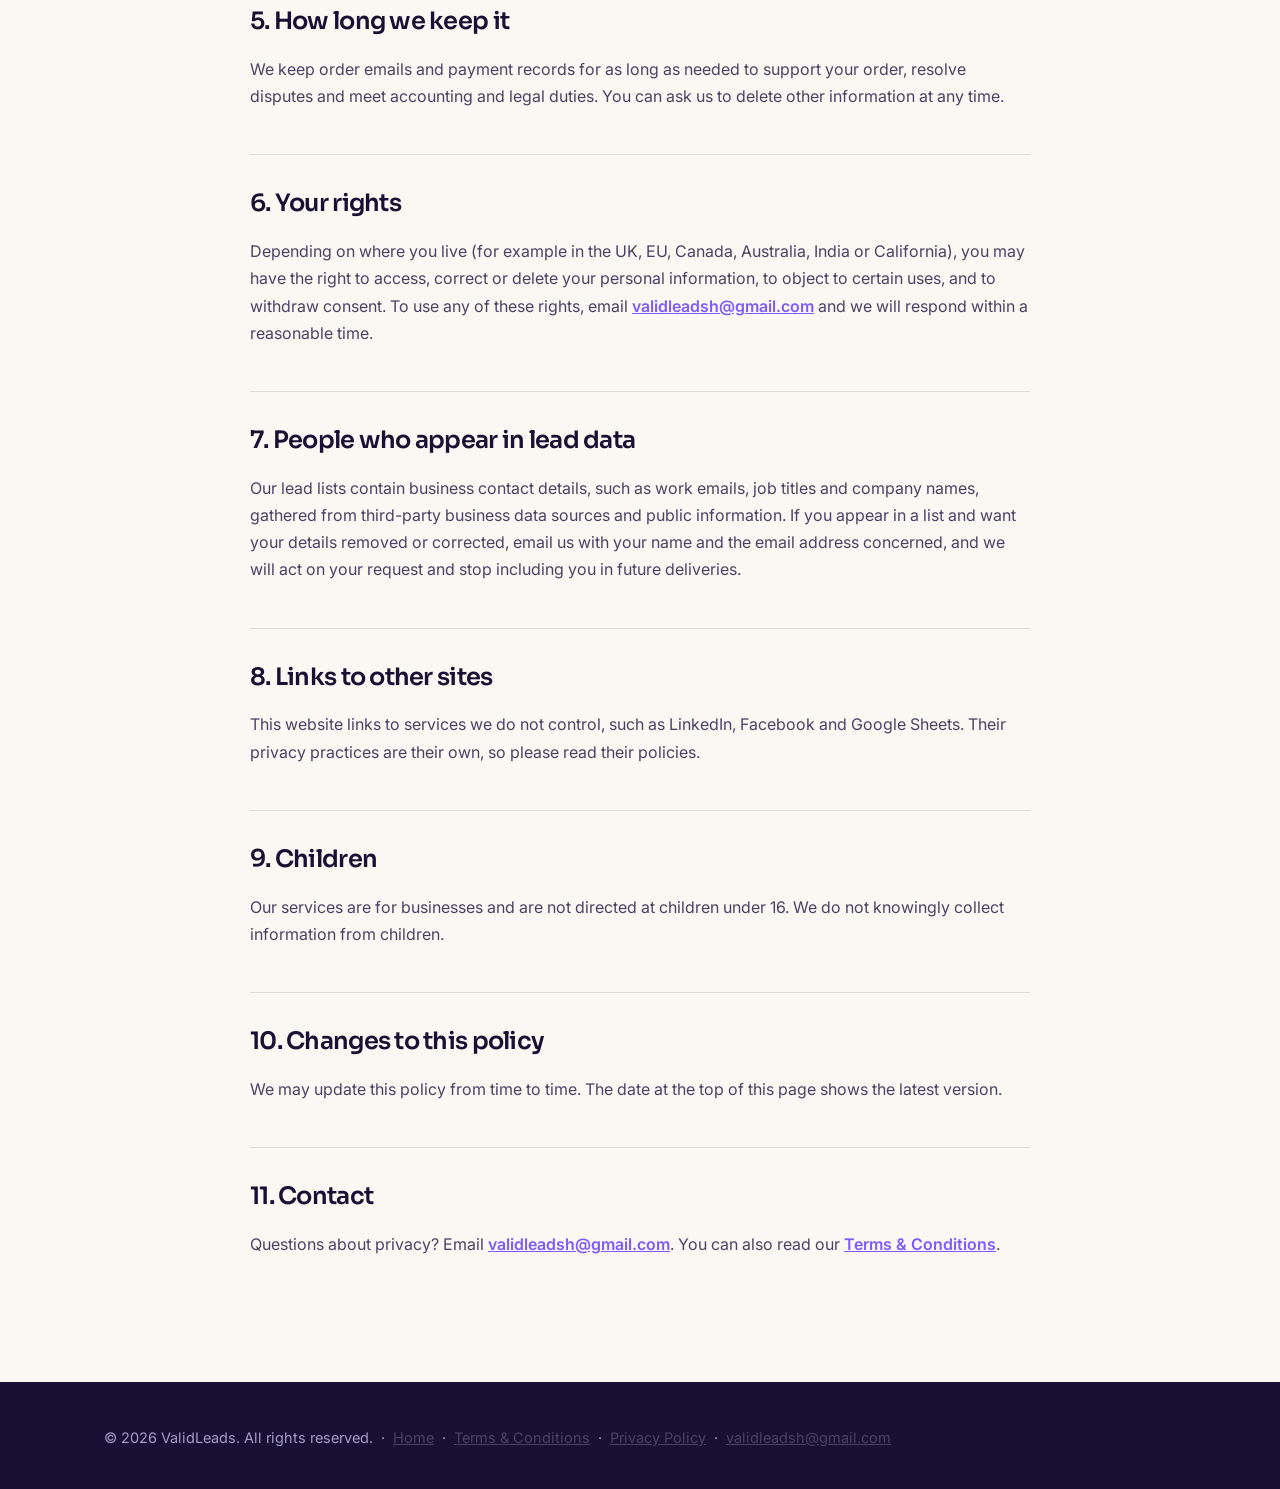
<file: privacy.html>
<!DOCTYPE html>
<html lang="en">
<head>
    <meta charset="UTF-8">
    <meta name="viewport" content="width=device-width, initial-scale=1.0">
    <title>Privacy Policy — ValidLeads</title>
    <meta name="description" content="ValidLeads privacy policy: what information we collect, how we use it and how to contact us about your data.">
    <meta name="theme-color" content="#fbf8f3">
    <link rel="canonical" href="https://mehedi4upwork.github.io/lead-services/privacy.html">
    <link rel="icon" href="data:image/svg+xml,%3Csvg xmlns='http://www.w3.org/2000/svg' viewBox='0 0 64 64'%3E%3Cdefs%3E%3ClinearGradient id='g' x1='0' y1='0' x2='1' y2='1'%3E%3Cstop offset='0' stop-color='%233b82f6'/%3E%3Cstop offset='1' stop-color='%2322d3ee'/%3E%3C/linearGradient%3E%3C/defs%3E%3Crect width='64' height='64' rx='15' fill='url(%23g)'/%3E%3Cpath d='M18 33l9 9 19-20' fill='none' stroke='%2304101f' stroke-width='7' stroke-linecap='round' stroke-linejoin='round'/%3E%3C/svg%3E">
    <script>document.documentElement.classList.add('js');</script>
    <link rel="preconnect" href="https://fonts.googleapis.com">
    <link rel="preconnect" href="https://fonts.gstatic.com" crossorigin>
    <link href="https://fonts.googleapis.com/css2?family=Inter:wght@400;500;600;700&amp;family=Sora:wght@500;600;700;800&amp;display=swap" rel="stylesheet">
    <link rel="stylesheet" href="style.css?v=32">
</head>
<body id="top">
    <nav class="site-nav" aria-label="Main navigation">
        <div class="container nav-inner">
            <a href="index.html" class="brand" aria-label="ValidLeads home">
                <span class="brand-mark"><i class="ic fa-check" aria-hidden="true"><svg viewBox="0 0 448 512" aria-hidden="true" focusable="false"><path d="M434.8 70.1c14.3 10.4 17.5 30.4 7.1 44.7l-256 352c-5.5 7.6-14 12.3-23.4 13.1s-18.5-2.7-25.1-9.3l-128-128c-12.5-12.5-12.5-32.8 0-45.3s32.8-12.5 45.3 0l101.5 101.5 234-321.7c10.4-14.3 30.4-17.5 44.7-7.1z"/></svg></i></span>
                ValidLeads
            </a>
            <ul class="nav-links" id="nav-links"><li><a href="index.html#services">Services</a></li><li><a href="index.html#order">Order</a></li><li><a href="index.html#about">About</a></li><li><a href="index.html#faq">FAQ</a></li></ul>
            <div class="nav-actions">
                <a class="btn btn-primary btn-sm" href="index.html#order">Place an order</a>
                <button class="menu-toggle" id="menu-toggle" type="button" aria-label="Open menu" aria-expanded="false" aria-controls="nav-links"><i class="ic fa-bars" aria-hidden="true"><svg viewBox="0 0 448 512" aria-hidden="true" focusable="false"><path d="M0 96c0-17.7 14.3-32 32-32h384c17.7 0 32 14.3 32 32s-14.3 32-32 32H32c-17.7 0-32-14.3-32-32m0 160c0-17.7 14.3-32 32-32h384c17.7 0 32 14.3 32 32s-14.3 32-32 32H32c-17.7 0-32-14.3-32-32m448 160c0 17.7-14.3 32-32 32H32c-17.7 0-32-14.3-32-32s14.3-32 32-32h384c17.7 0 32 14.3 32 32"/></svg></i></button>
            </div>
        </div>
    </nav>

    <main>
        <header class="legal-hero">
            <div class="container">
                <span class="eyebrow">Legal</span>
                <h1>Privacy Policy</h1>
                <p>Last updated: November 25, 2026</p>
            </div>
        </header>

        <div class="container">
            <article class="doc">
                <a class="back" href="index.html"><i class="ic fa-arrow-left" aria-hidden="true"><svg viewBox="0 0 512 512" aria-hidden="true" focusable="false"><path d="M9.4 233.4c-12.5 12.5-12.5 32.8 0 45.3l160 160c12.5 12.5 32.8 12.5 45.3 0s12.5-32.8 0-45.3L109.3 288H480c17.7 0 32-14.3 32-32s-14.3-32-32-32H109.3l105.4-105.4c12.5-12.5 12.5-32.8 0-45.3s-32.8-12.5-45.3 0l-160 160z"/></svg></i> Back to home</a>

                <h2>1. Who we are</h2>
                <p>ValidLeads is a B2B lead generation and data service run by Md Mehedi Hasan. This policy explains what personal information we collect through this website and by email, and how we use it. You can reach us at <a href="mailto:validleadsh@gmail.com">validleadsh@gmail.com</a>.</p>

                <h2>2. Information we collect</h2>
                <p><strong>Information you send us.</strong> When you message us on WhatsApp or email us, we receive what you choose to include, such as your name, email address, Apollo search URL, target filters, the number of leads you want, and any notes.</p>
                <p><strong>Payments.</strong> Payment details are shared with you directly once your order is confirmed. Those providers process your payment details under their own privacy policies. We never see or store your card number or bank login.</p>
                <p><strong>Website visits.</strong> This website has no user accounts and does not use advertising cookies or analytics tools. This website loads its fonts from Google Fonts, so your browser contacts Google servers (including your IP address) when the page opens. It is hosted on GitHub Pages, which may keep standard server logs (for example IP address and browser type) under GitHub&rsquo;s privacy statement.</p>

                <h2>3. How we use your information</h2>
                <ul class="bullets">
                    <li>to reply to your questions and prepare quotes and invoices;</li>
                    <li>to deliver your order and provide support;</li>
                    <li>to keep records of orders and payments, including for accounting and legal needs;</li>
                    <li>to protect our service against fraud and misuse.</li>
                </ul>
                <p>We do not sell your personal information and we do not use it for advertising.</p>

                <h2>4. Who we share it with</h2>
                <p>We share information only where needed to run the service: our email provider (Google Gmail), WhatsApp, the payment provider you choose, and our delivery tools such as shared spreadsheets. We may also disclose information if the law requires it.</p>

                <h2>5. How long we keep it</h2>
                <p>We keep order emails and payment records for as long as needed to support your order, resolve disputes and meet accounting and legal duties. You can ask us to delete other information at any time.</p>

                <h2>6. Your rights</h2>
                <p>Depending on where you live (for example in the UK, EU, Canada, Australia, India or California), you may have the right to access, correct or delete your personal information, to object to certain uses, and to withdraw consent. To use any of these rights, email <a href="mailto:validleadsh@gmail.com">validleadsh@gmail.com</a> and we will respond within a reasonable time.</p>

                <h2>7. People who appear in lead data</h2>
                <p>Our lead lists contain business contact details, such as work emails, job titles and company names, gathered from third-party business data sources and public information. If you appear in a list and want your details removed or corrected, email us with your name and the email address concerned, and we will act on your request and stop including you in future deliveries.</p>

                <h2>8. Links to other sites</h2>
                <p>This website links to services we do not control, such as LinkedIn, Facebook and Google Sheets. Their privacy practices are their own, so please read their policies.</p>

                <h2>9. Children</h2>
                <p>Our services are for businesses and are not directed at children under 16. We do not knowingly collect information from children.</p>

                <h2>10. Changes to this policy</h2>
                <p>We may update this policy from time to time. The date at the top of this page shows the latest version.</p>

                <h2>11. Contact</h2>
                <p>Questions about privacy? Email <a href="mailto:validleadsh@gmail.com">validleadsh@gmail.com</a>. You can also read our <a href="terms.html">Terms &amp; Conditions</a>.</p>
            </article>
        </div>
    </main>

    <footer>
        <div class="container">
            <div class="legal" style="border-top:none;padding-top:44px;">
                <p>© <span id="year">2026</span> ValidLeads. All rights reserved. &nbsp;·&nbsp; <a href="index.html" style="color:var(--text)">Home</a> &nbsp;·&nbsp; <a href="terms.html" style="color:var(--text)">Terms &amp; Conditions</a> &nbsp;·&nbsp; <a href="privacy.html" style="color:var(--text)">Privacy Policy</a> &nbsp;·&nbsp; <a href="mailto:validleadsh@gmail.com" style="color:var(--text)">validleadsh@gmail.com</a></p>
            </div>
        </div>
    </footer>

    <script src="script.js?v=10" defer></script>
<!-- Icons: Font Awesome Free (CC BY 4.0, https://fontawesome.com/license/free) -->
</body>
</html>
</file>
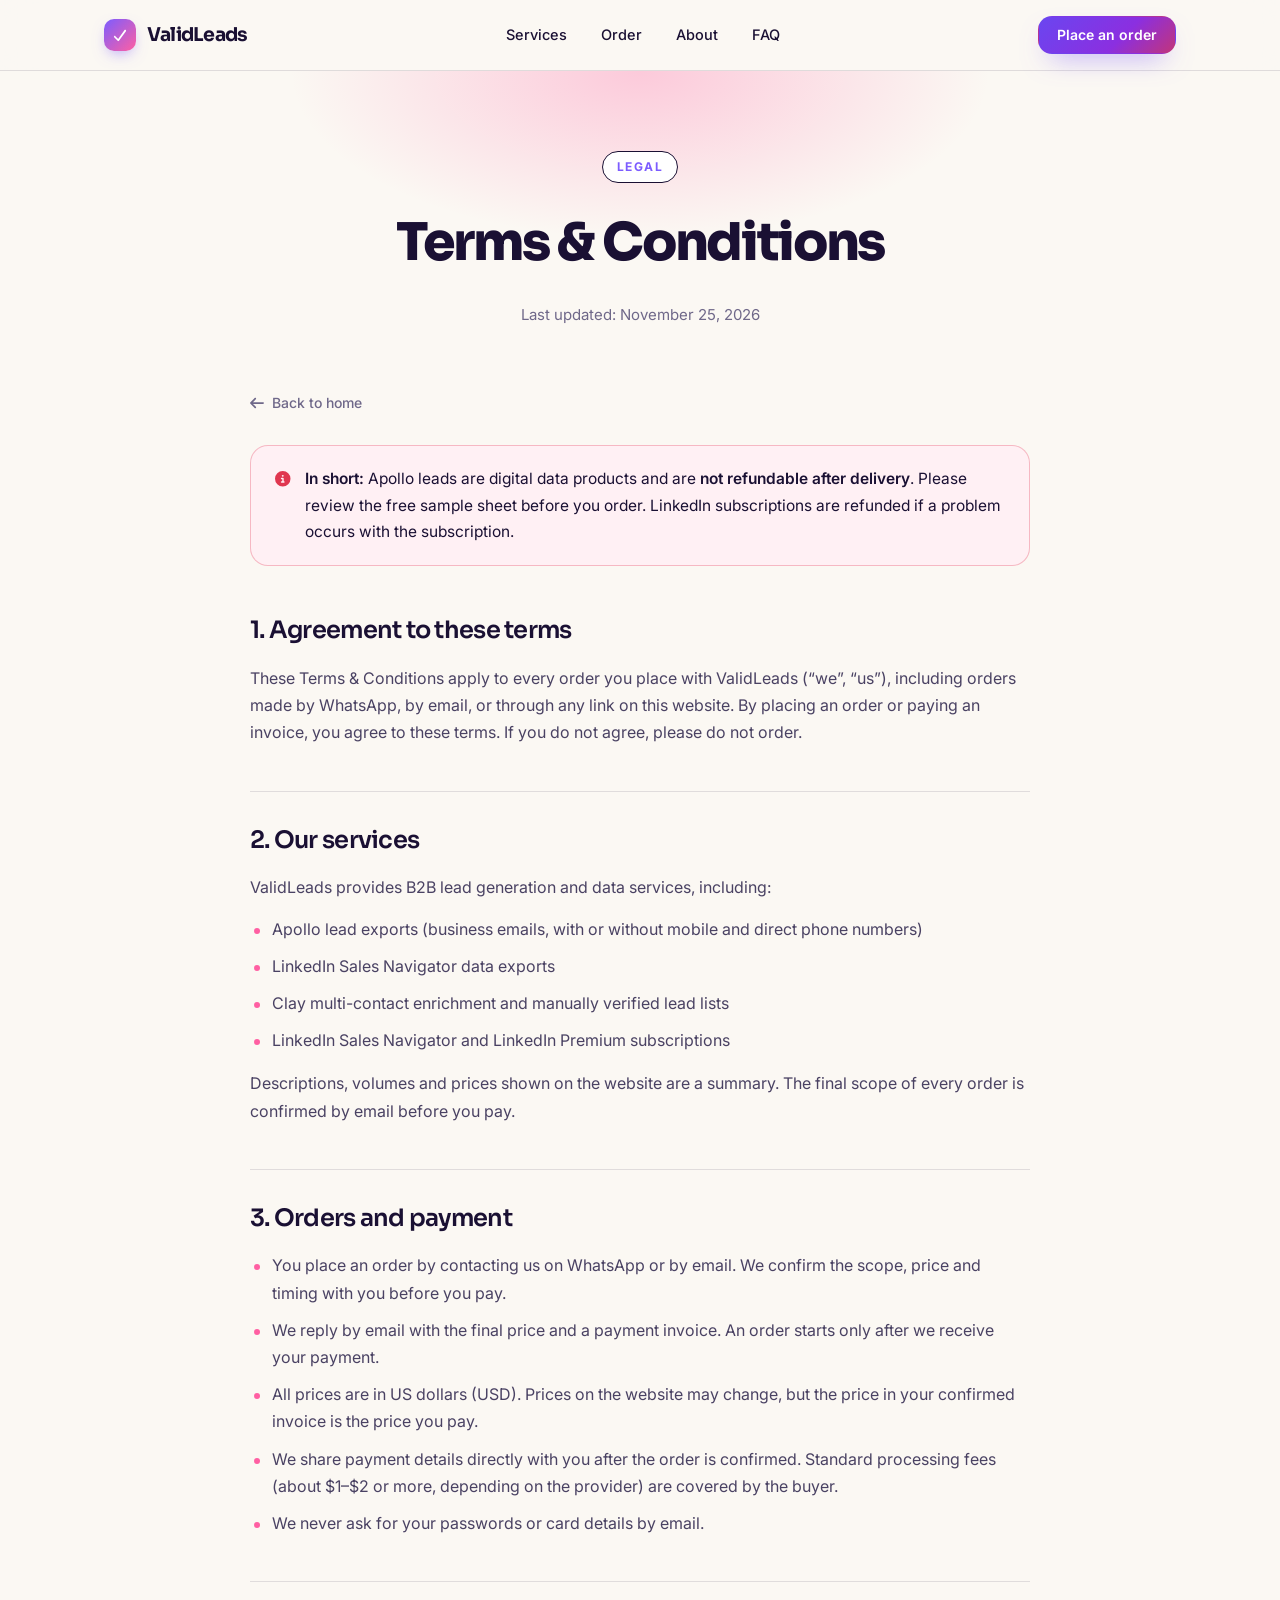
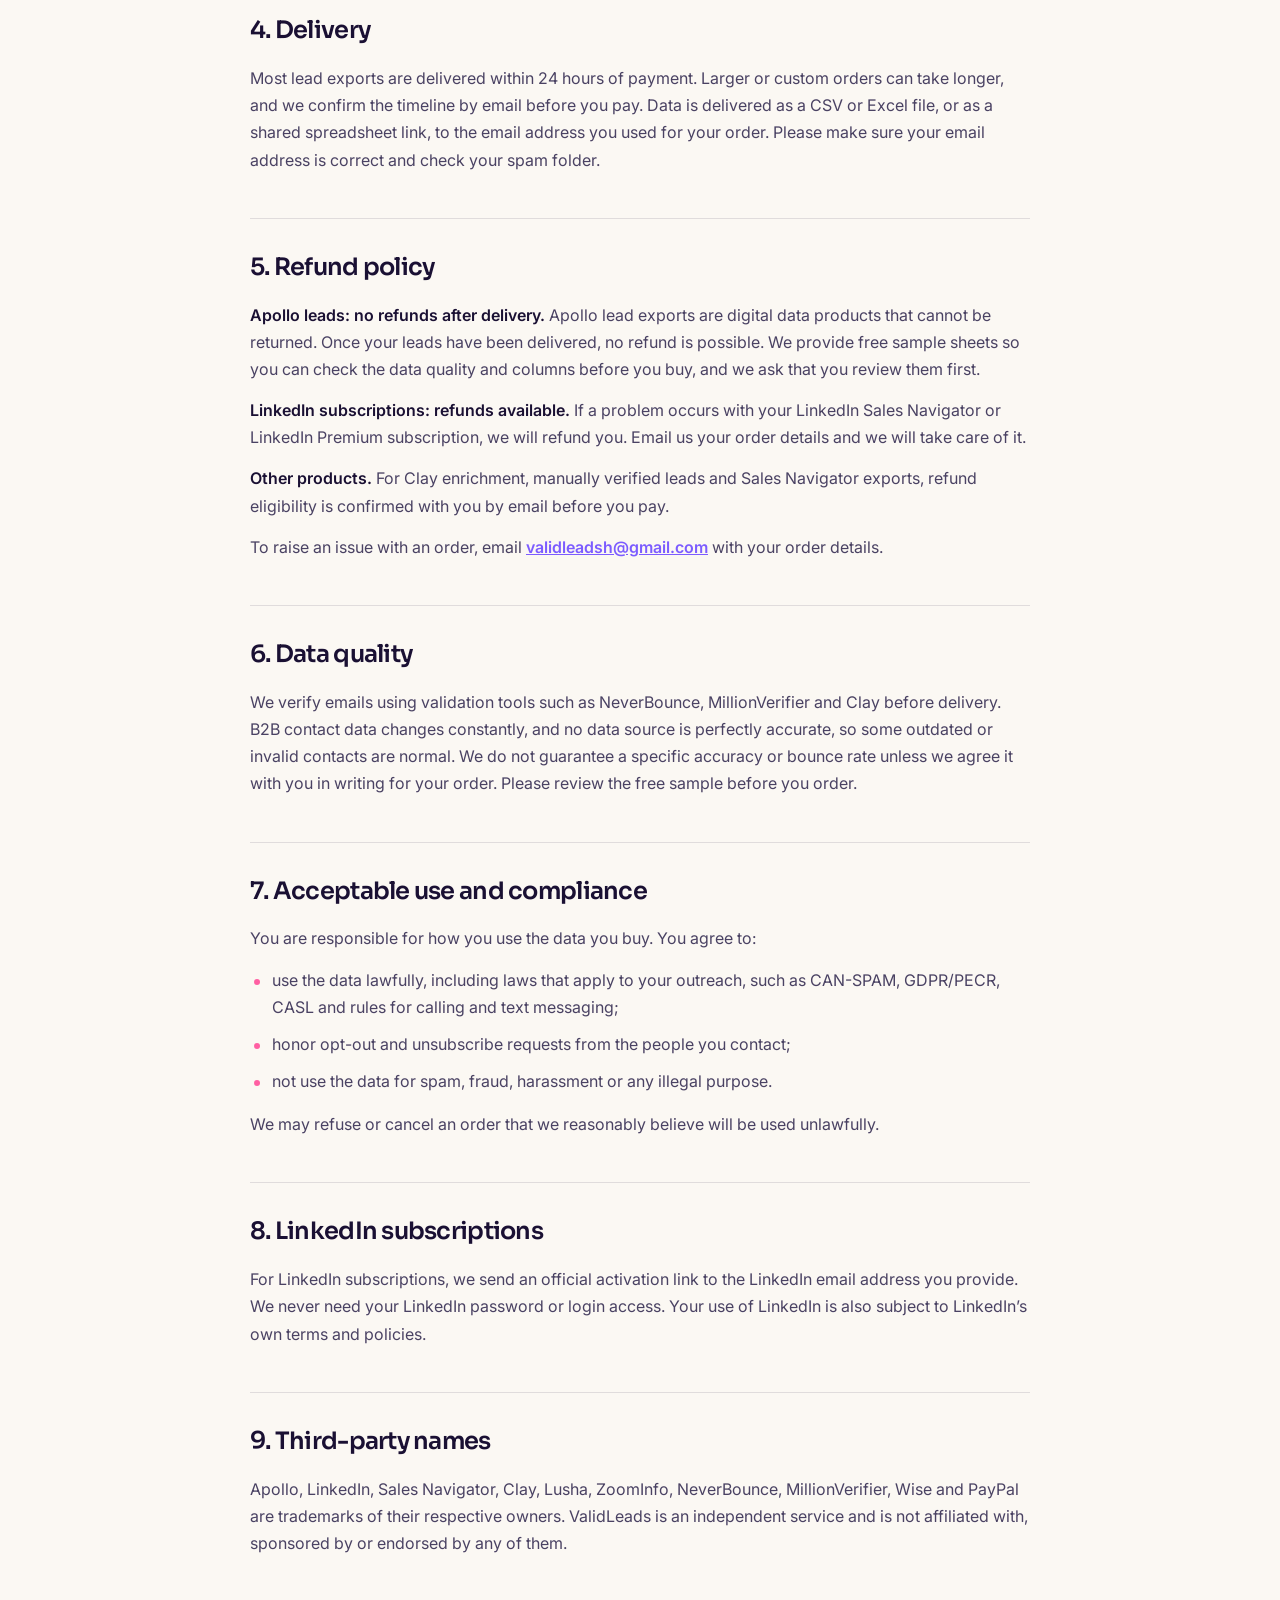
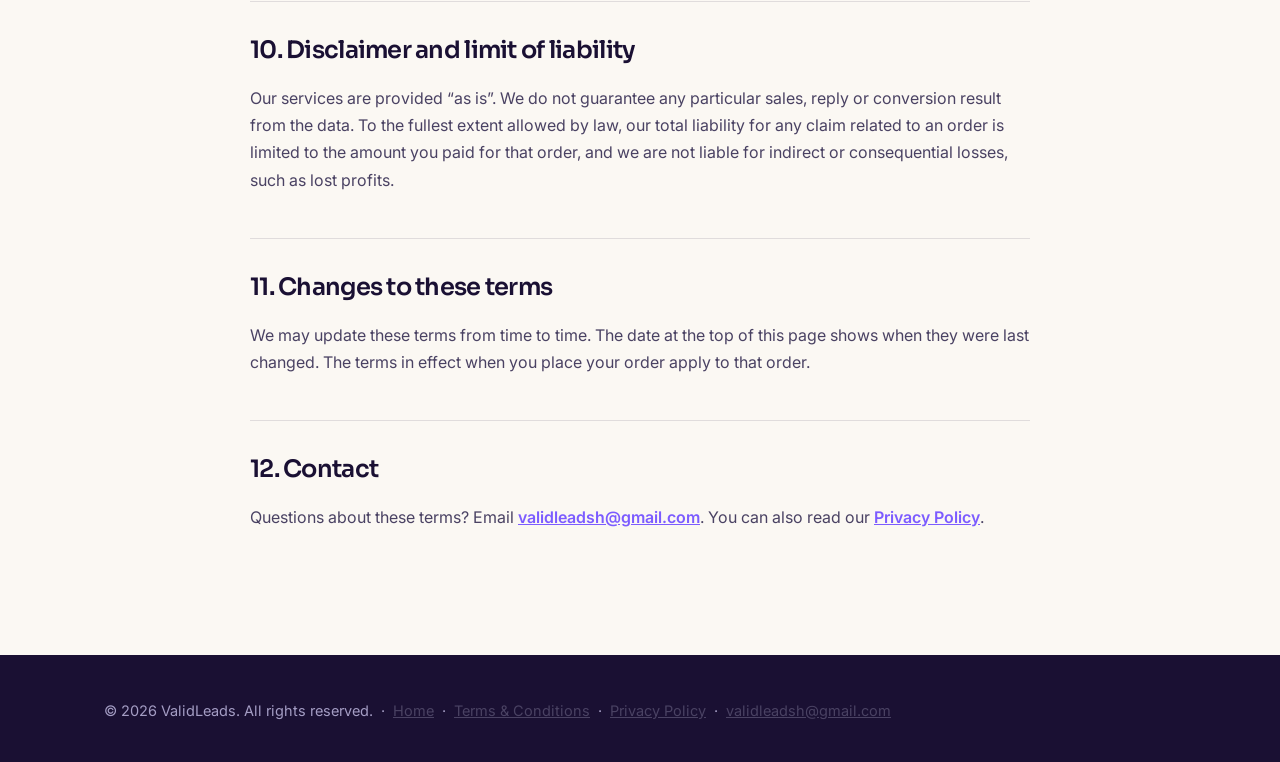
<file: terms.html>
<!DOCTYPE html>
<html lang="en">
<head>
    <meta charset="UTF-8">
    <meta name="viewport" content="width=device-width, initial-scale=1.0">
    <title>Terms &amp; Conditions — ValidLeads</title>
    <meta name="description" content="ValidLeads terms and conditions: orders, payment, delivery, refund policy and acceptable use.">
    <meta name="theme-color" content="#fbf8f3">
    <link rel="canonical" href="https://mehedi4upwork.github.io/lead-services/terms.html">
    <link rel="icon" href="data:image/svg+xml,%3Csvg xmlns='http://www.w3.org/2000/svg' viewBox='0 0 64 64'%3E%3Cdefs%3E%3ClinearGradient id='g' x1='0' y1='0' x2='1' y2='1'%3E%3Cstop offset='0' stop-color='%233b82f6'/%3E%3Cstop offset='1' stop-color='%2322d3ee'/%3E%3C/linearGradient%3E%3C/defs%3E%3Crect width='64' height='64' rx='15' fill='url(%23g)'/%3E%3Cpath d='M18 33l9 9 19-20' fill='none' stroke='%2304101f' stroke-width='7' stroke-linecap='round' stroke-linejoin='round'/%3E%3C/svg%3E">
    <script>document.documentElement.classList.add('js');</script>
    <link rel="preconnect" href="https://fonts.googleapis.com">
    <link rel="preconnect" href="https://fonts.gstatic.com" crossorigin>
    <link href="https://fonts.googleapis.com/css2?family=Inter:wght@400;500;600;700&amp;family=Sora:wght@500;600;700;800&amp;display=swap" rel="stylesheet">
    <link rel="stylesheet" href="style.css?v=32">
</head>
<body id="top">
    <nav class="site-nav" aria-label="Main navigation">
        <div class="container nav-inner">
            <a href="index.html" class="brand" aria-label="ValidLeads home">
                <span class="brand-mark"><i class="ic fa-check" aria-hidden="true"><svg viewBox="0 0 448 512" aria-hidden="true" focusable="false"><path d="M434.8 70.1c14.3 10.4 17.5 30.4 7.1 44.7l-256 352c-5.5 7.6-14 12.3-23.4 13.1s-18.5-2.7-25.1-9.3l-128-128c-12.5-12.5-12.5-32.8 0-45.3s32.8-12.5 45.3 0l101.5 101.5 234-321.7c10.4-14.3 30.4-17.5 44.7-7.1z"/></svg></i></span>
                ValidLeads
            </a>
            <ul class="nav-links" id="nav-links"><li><a href="index.html#services">Services</a></li><li><a href="index.html#order">Order</a></li><li><a href="index.html#about">About</a></li><li><a href="index.html#faq">FAQ</a></li></ul>
            <div class="nav-actions">
                <a class="btn btn-primary btn-sm" href="index.html#order">Place an order</a>
                <button class="menu-toggle" id="menu-toggle" type="button" aria-label="Open menu" aria-expanded="false" aria-controls="nav-links"><i class="ic fa-bars" aria-hidden="true"><svg viewBox="0 0 448 512" aria-hidden="true" focusable="false"><path d="M0 96c0-17.7 14.3-32 32-32h384c17.7 0 32 14.3 32 32s-14.3 32-32 32H32c-17.7 0-32-14.3-32-32m0 160c0-17.7 14.3-32 32-32h384c17.7 0 32 14.3 32 32s-14.3 32-32 32H32c-17.7 0-32-14.3-32-32m448 160c0 17.7-14.3 32-32 32H32c-17.7 0-32-14.3-32-32s14.3-32 32-32h384c17.7 0 32 14.3 32 32"/></svg></i></button>
            </div>
        </div>
    </nav>

    <main>
        <header class="legal-hero">
            <div class="container">
                <span class="eyebrow">Legal</span>
                <h1>Terms &amp; Conditions</h1>
                <p>Last updated: November 25, 2026</p>
            </div>
        </header>

        <div class="container">
            <article class="doc">
                <a class="back" href="index.html"><i class="ic fa-arrow-left" aria-hidden="true"><svg viewBox="0 0 512 512" aria-hidden="true" focusable="false"><path d="M9.4 233.4c-12.5 12.5-12.5 32.8 0 45.3l160 160c12.5 12.5 32.8 12.5 45.3 0s12.5-32.8 0-45.3L109.3 288H480c17.7 0 32-14.3 32-32s-14.3-32-32-32H109.3l105.4-105.4c12.5-12.5 12.5-32.8 0-45.3s-32.8-12.5-45.3 0l-160 160z"/></svg></i> Back to home</a>

                <div class="summary">
                    <i class="ic fa-circle-info" aria-hidden="true"><svg viewBox="0 0 512 512" aria-hidden="true" focusable="false"><path d="M256 512a256 256 0 1 0 0-512 256 256 0 1 0 0 512m-32-352a32 32 0 1 1 64 0 32 32 0 1 1-64 0m-8 64h48c13.3 0 24 10.7 24 24v88h8c13.3 0 24 10.7 24 24s-10.7 24-24 24h-80c-13.3 0-24-10.7-24-24s10.7-24 24-24h24v-64h-24c-13.3 0-24-10.7-24-24s10.7-24 24-24"/></svg></i>
                    <div><strong>In short:</strong> Apollo leads are digital data products and are <strong>not refundable after delivery</strong>. Please review the free sample sheet before you order. LinkedIn subscriptions are refunded if a problem occurs with the subscription.</div>
                </div>

                <h2>1. Agreement to these terms</h2>
                <p>These Terms &amp; Conditions apply to every order you place with ValidLeads (&ldquo;we&rdquo;, &ldquo;us&rdquo;), including orders made by WhatsApp, by email, or through any link on this website. By placing an order or paying an invoice, you agree to these terms. If you do not agree, please do not order.</p>

                <h2>2. Our services</h2>
                <p>ValidLeads provides B2B lead generation and data services, including:</p>
                <ul class="bullets">
                    <li>Apollo lead exports (business emails, with or without mobile and direct phone numbers)</li>
                    <li>LinkedIn Sales Navigator data exports</li>
                    <li>Clay multi-contact enrichment and manually verified lead lists</li>
                    <li>LinkedIn Sales Navigator and LinkedIn Premium subscriptions</li>
                </ul>
                <p>Descriptions, volumes and prices shown on the website are a summary. The final scope of every order is confirmed by email before you pay.</p>

                <h2>3. Orders and payment</h2>
                <ul class="bullets">
                    <li>You place an order by contacting us on WhatsApp or by email. We confirm the scope, price and timing with you before you pay.</li>
                    <li>We reply by email with the final price and a payment invoice. An order starts only after we receive your payment.</li>
                    <li>All prices are in US dollars (USD). Prices on the website may change, but the price in your confirmed invoice is the price you pay.</li>
                    <li>We share payment details directly with you after the order is confirmed. Standard processing fees (about $1&ndash;$2 or more, depending on the provider) are covered by the buyer.</li>
                    <li>We never ask for your passwords or card details by email.</li>
                </ul>

                <h2>4. Delivery</h2>
                <p>Most lead exports are delivered within 24 hours of payment. Larger or custom orders can take longer, and we confirm the timeline by email before you pay. Data is delivered as a CSV or Excel file, or as a shared spreadsheet link, to the email address you used for your order. Please make sure your email address is correct and check your spam folder.</p>

                <h2 id="refunds">5. Refund policy</h2>
                <p><strong>Apollo leads: no refunds after delivery.</strong> Apollo lead exports are digital data products that cannot be returned. Once your leads have been delivered, no refund is possible. We provide free sample sheets so you can check the data quality and columns before you buy, and we ask that you review them first.</p>
                <p><strong>LinkedIn subscriptions: refunds available.</strong> If a problem occurs with your LinkedIn Sales Navigator or LinkedIn Premium subscription, we will refund you. Email us your order details and we will take care of it.</p>
                <p><strong>Other products.</strong> For Clay enrichment, manually verified leads and Sales Navigator exports, refund eligibility is confirmed with you by email before you pay.</p>
                <p>To raise an issue with an order, email <a href="mailto:validleadsh@gmail.com">validleadsh@gmail.com</a> with your order details.</p>

                <h2>6. Data quality</h2>
                <p>We verify emails using validation tools such as NeverBounce, MillionVerifier and Clay before delivery. B2B contact data changes constantly, and no data source is perfectly accurate, so some outdated or invalid contacts are normal. We do not guarantee a specific accuracy or bounce rate unless we agree it with you in writing for your order. Please review the free sample before you order.</p>

                <h2>7. Acceptable use and compliance</h2>
                <p>You are responsible for how you use the data you buy. You agree to:</p>
                <ul class="bullets">
                    <li>use the data lawfully, including laws that apply to your outreach, such as CAN-SPAM, GDPR/PECR, CASL and rules for calling and text messaging;</li>
                    <li>honor opt-out and unsubscribe requests from the people you contact;</li>
                    <li>not use the data for spam, fraud, harassment or any illegal purpose.</li>
                </ul>
                <p>We may refuse or cancel an order that we reasonably believe will be used unlawfully.</p>

                <h2>8. LinkedIn subscriptions</h2>
                <p>For LinkedIn subscriptions, we send an official activation link to the LinkedIn email address you provide. We never need your LinkedIn password or login access. Your use of LinkedIn is also subject to LinkedIn&rsquo;s own terms and policies.</p>

                <h2>9. Third-party names</h2>
                <p>Apollo, LinkedIn, Sales Navigator, Clay, Lusha, ZoomInfo, NeverBounce, MillionVerifier, Wise and PayPal are trademarks of their respective owners. ValidLeads is an independent service and is not affiliated with, sponsored by or endorsed by any of them.</p>

                <h2>10. Disclaimer and limit of liability</h2>
                <p>Our services are provided &ldquo;as is&rdquo;. We do not guarantee any particular sales, reply or conversion result from the data. To the fullest extent allowed by law, our total liability for any claim related to an order is limited to the amount you paid for that order, and we are not liable for indirect or consequential losses, such as lost profits.</p>

                <h2>11. Changes to these terms</h2>
                <p>We may update these terms from time to time. The date at the top of this page shows when they were last changed. The terms in effect when you place your order apply to that order.</p>

                <h2>12. Contact</h2>
                <p>Questions about these terms? Email <a href="mailto:validleadsh@gmail.com">validleadsh@gmail.com</a>. You can also read our <a href="privacy.html">Privacy Policy</a>.</p>
            </article>
        </div>
    </main>

    <footer>
        <div class="container">
            <div class="legal" style="border-top:none;padding-top:44px;">
                <p>© <span id="year">2026</span> ValidLeads. All rights reserved. &nbsp;·&nbsp; <a href="index.html" style="color:var(--text)">Home</a> &nbsp;·&nbsp; <a href="terms.html" style="color:var(--text)">Terms &amp; Conditions</a> &nbsp;·&nbsp; <a href="privacy.html" style="color:var(--text)">Privacy Policy</a> &nbsp;·&nbsp; <a href="mailto:validleadsh@gmail.com" style="color:var(--text)">validleadsh@gmail.com</a></p>
            </div>
        </div>
    </footer>

    <script src="script.js?v=10" defer></script>
<!-- Icons: Font Awesome Free (CC BY 4.0, https://fontawesome.com/license/free) -->
</body>
</html>
</file>
<file: style.css>
/* ==========================================================
   ValidLeads — dark minimal premium theme (shared stylesheet)
   ========================================================== */

:root {
    --bg: #07090f;
    --bg-2: #0b0f17;
    --surface: #0f141e;
    --surface-2: #141b27;
    --line: rgba(255, 255, 255, 0.08);
    --line-2: rgba(255, 255, 255, 0.15);
    --ink: #f5f7fb;
    --text: #a9b2c5;
    --muted: #7f8aa0;
    --accent: #3b82f6;
    --accent-2: #22d3ee;
    --grad: linear-gradient(135deg, #3b82f6 0%, #22d3ee 100%);
    --green: #34d399;
    --green-bg: rgba(52, 211, 153, 0.1);
    --red: #f87171;
    --red-bg: rgba(248, 113, 113, 0.1);
    --font: 'Inter', system-ui, -apple-system, 'Segoe UI', sans-serif;
    --font-head: 'Sora', 'Inter', system-ui, sans-serif;
    --radius: 16px;
}

*, *::before, *::after { box-sizing: border-box; margin: 0; padding: 0; }
[hidden] { display: none !important; }

html { scroll-behavior: smooth; scroll-padding-top: 84px; background: var(--bg); }

body {
    font-family: var(--font);
    font-size: 16px;
    line-height: 1.7;
    color: var(--text);
    background: var(--bg);
    -webkit-font-smoothing: antialiased;
    overflow-x: hidden;
}

button, input, select, textarea { font-family: inherit; }
a { color: inherit; }
img { max-width: 100%; }
ul { list-style: none; }

h1, h2, h3, h4 { font-family: var(--font-head); color: var(--ink); font-weight: 600; letter-spacing: -0.03em; }

a:focus-visible, button:focus-visible, summary:focus-visible,
input:focus-visible, select:focus-visible, textarea:focus-visible {
    outline: 2px solid var(--accent-2); outline-offset: 3px; border-radius: 8px;
}
::selection { background: rgba(59, 130, 246, 0.4); color: #fff; }

.container { max-width: 1120px; margin: 0 auto; padding: 0 24px; }

.skip-link {
    position: absolute; left: -9999px; top: 8px; z-index: 3000;
    background: var(--accent); color: #fff; padding: 10px 16px; border-radius: 8px; text-decoration: none; font-weight: 600;
}
.skip-link:focus { left: 12px; }

.eyebrow {
    display: inline-flex; align-items: center; gap: 10px;
    font-size: 12.5px; font-weight: 600; letter-spacing: 0.16em; text-transform: uppercase;
    color: var(--accent-2); margin-bottom: 16px;
}
.eyebrow::before { content: ''; width: 22px; height: 1px; background: var(--grad); }
.grad-text { background: var(--grad); -webkit-background-clip: text; background-clip: text; -webkit-text-fill-color: transparent; color: transparent; }

/* ---------- Buttons ---------- */
.btn {
    display: inline-flex; align-items: center; justify-content: center; gap: 9px;
    padding: 13px 24px; border-radius: 12px; font-size: 15px; font-weight: 600; line-height: 1.2;
    text-decoration: none; border: 1px solid transparent; cursor: pointer; white-space: nowrap;
    transition: transform 0.2s, box-shadow 0.2s, background 0.2s, border-color 0.2s;
}
.btn:hover { transform: translateY(-1px); }
.btn-primary { background: var(--grad); color: #04101f; box-shadow: 0 10px 26px -10px rgba(34, 211, 238, 0.5); }
.btn-primary:hover { box-shadow: 0 14px 32px -10px rgba(34, 211, 238, 0.65); }
.btn-outline { background: rgba(255, 255, 255, 0.03); color: var(--ink); border-color: var(--line-2); }
.btn-outline:hover { border-color: var(--accent-2); background: rgba(34, 211, 238, 0.06); }
.btn-wa { background: #25d366; color: #04210f; box-shadow: 0 10px 26px -12px rgba(37, 211, 102, 0.6); }
.btn-wa:hover { background: #2be573; }
.btn-sm { padding: 10px 18px; font-size: 14px; border-radius: 10px; }
.btn-lg { padding: 16px 30px; font-size: 16px; }
.btn-wide { width: 100%; }
.btn[disabled] { opacity: 0.65; cursor: wait; transform: none; }

/* ---------- Navigation ---------- */
.site-nav {
    position: sticky; top: 0; z-index: 1000;
    background: rgba(7, 9, 15, 0.8); backdrop-filter: blur(16px); -webkit-backdrop-filter: blur(16px);
    border-bottom: 1px solid var(--line);
}
.nav-inner { display: flex; align-items: center; justify-content: space-between; gap: 24px; height: 70px; }
.brand { display: inline-flex; align-items: center; gap: 11px; text-decoration: none; color: var(--ink); font-family: var(--font-head); font-size: 19px; font-weight: 700; letter-spacing: -0.04em; }
.brand-mark { width: 32px; height: 32px; border-radius: 10px; background: var(--grad); color: #04101f; display: grid; place-items: center; font-size: 14px; }
.nav-links { display: flex; align-items: center; gap: 34px; }
.nav-links a { font-size: 14.5px; font-weight: 500; color: var(--text); text-decoration: none; transition: color 0.15s; }
.nav-links a:hover { color: var(--ink); }
.nav-actions { display: flex; align-items: center; gap: 10px; }
.menu-toggle { display: none; width: 42px; height: 42px; border-radius: 11px; background: rgba(255, 255, 255, 0.04); border: 1px solid var(--line-2); color: var(--ink); font-size: 16px; cursor: pointer; }

/* ---------- Hero ---------- */
.hero { position: relative; overflow: hidden; padding: 92px 0 88px; }
.hero::before {
    content: ''; position: absolute; inset: 0; pointer-events: none;
    background: radial-gradient(720px 420px at 82% 18%, rgba(59, 130, 246, 0.2), transparent 65%), radial-gradient(520px 320px at 6% 0%, rgba(34, 211, 238, 0.08), transparent 65%);
}
.hero-grid { position: relative; display: grid; grid-template-columns: 1.2fr 0.8fr; gap: 72px; align-items: center; }
.hero-tag { display: inline-flex; align-items: center; gap: 10px; padding: 7px 16px 7px 12px; border-radius: 999px; border: 1px solid var(--line-2); background: rgba(255, 255, 255, 0.04); font-size: 13px; font-weight: 500; margin-bottom: 26px; }
.hero-tag .dot { width: 8px; height: 8px; border-radius: 50%; background: var(--green); box-shadow: 0 0 12px var(--green); }
.hero h1 { font-size: clamp(38px, 5.2vw, 62px); font-weight: 700; line-height: 1.07; letter-spacing: -0.045em; margin-bottom: 22px; }
.hero .lead { font-size: 18.5px; line-height: 1.7; max-width: 540px; margin-bottom: 34px; }
.hero-cta { display: flex; flex-wrap: wrap; gap: 12px; margin-bottom: 32px; }
.hero-points { display: flex; flex-wrap: wrap; gap: 10px 28px; font-size: 14.5px; }
.hero-points li { display: inline-flex; align-items: center; gap: 9px; }
.hero-points i { color: var(--accent-2); font-size: 12px; }

.portrait-card { position: relative; max-width: 380px; margin-left: auto; }
.portrait-card::before { content: ''; position: absolute; inset: -2px; border-radius: 26px; background: linear-gradient(145deg, rgba(59, 130, 246, 0.7), rgba(34, 211, 238, 0.05) 45%, rgba(59, 130, 246, 0.4)); }
.portrait-card img { position: relative; display: block; width: 100%; height: auto; border-radius: 24px; aspect-ratio: 1 / 1; object-fit: cover; }
.portrait-meta { position: absolute; left: 14px; right: 14px; bottom: 14px; display: flex; align-items: center; justify-content: space-between; gap: 12px; padding: 13px 18px; border-radius: 15px; background: rgba(7, 9, 15, 0.74); backdrop-filter: blur(14px); -webkit-backdrop-filter: blur(14px); border: 1px solid var(--line-2); }
.portrait-meta strong { display: block; font-family: var(--font-head); font-size: 15.5px; color: var(--ink); letter-spacing: -0.02em; line-height: 1.3; }
.portrait-meta span { font-size: 12.5px; color: var(--muted); }
.portrait-meta .verified { color: var(--accent-2); font-size: 20px; }

.markets { border-top: 1px solid var(--line); border-bottom: 1px solid var(--line); background: var(--bg-2); padding: 18px 0; }
.markets .container { display: flex; flex-wrap: wrap; justify-content: center; align-items: center; gap: 6px 22px; font-size: 14px; color: var(--muted); }
.markets strong { color: var(--ink); font-weight: 500; }
.markets .sep { color: rgba(255, 255, 255, 0.18); }

/* ---------- Sections ---------- */
.section { padding: 100px 0; }
.section.alt { background: var(--bg-2); border-top: 1px solid var(--line); border-bottom: 1px solid var(--line); }
.section-head { text-align: center; max-width: 680px; margin: 0 auto 60px; }
.section-head .eyebrow { justify-content: center; }
.section-head h2 { font-size: clamp(28px, 3.5vw, 42px); font-weight: 700; line-height: 1.15; letter-spacing: -0.04em; margin-bottom: 14px; }
.section-head p { font-size: 17.5px; }

/* ---------- Services ---------- */
.group + .group { margin-top: 72px; }
.group-head { display: flex; flex-wrap: wrap; align-items: baseline; justify-content: space-between; gap: 6px 24px; padding-bottom: 18px; margin-bottom: 26px; border-bottom: 1px solid var(--line); }
.group-head h3 { font-size: 22px; font-weight: 600; letter-spacing: -0.03em; }
.group-head p { font-size: 14.5px; color: var(--muted); }

.grid { display: grid; gap: 22px; }
.grid.g2 { grid-template-columns: repeat(2, 1fr); }
.grid.g3 { grid-template-columns: repeat(3, 1fr); }

.card {
    position: relative; display: flex; flex-direction: column;
    background: linear-gradient(180deg, var(--surface-2), var(--surface));
    border: 1px solid var(--line); border-radius: var(--radius); padding: 30px;
    transition: border-color 0.25s, transform 0.25s, box-shadow 0.25s;
}
.card:hover { border-color: rgba(34, 211, 238, 0.35); transform: translateY(-2px); box-shadow: 0 22px 44px -26px rgba(34, 211, 238, 0.3); }
.card.featured {
    border: 1px solid transparent;
    background: linear-gradient(180deg, #121b2b, #0e1522) padding-box, linear-gradient(145deg, #3b82f6, rgba(34, 211, 238, 0.4) 55%, #3b82f6) border-box;
}
.card-head { display: flex; align-items: center; justify-content: space-between; gap: 12px; margin-bottom: 18px; min-height: 26px; }
.tag { display: inline-flex; align-items: center; gap: 9px; font-size: 12px; font-weight: 600; letter-spacing: 0.06em; text-transform: uppercase; color: var(--muted); }
.tag i { color: var(--accent-2); }
.pop { font-size: 11px; font-weight: 700; letter-spacing: 0.05em; text-transform: uppercase; background: var(--grad); color: #04101f; padding: 4px 11px; border-radius: 999px; }
.card h3 { font-size: 20px; line-height: 1.3; font-weight: 600; margin-bottom: 16px; }
.price { display: flex; align-items: baseline; gap: 8px; padding-bottom: 22px; margin-bottom: 22px; border-bottom: 1px solid var(--line); }
.price .amount { font-family: var(--font-head); font-size: 40px; font-weight: 700; letter-spacing: -0.05em; color: var(--ink); line-height: 1; }
.price .amount.sm { font-size: 22px; letter-spacing: -0.03em; }
.price .per { font-size: 13.5px; color: var(--muted); }
.features { display: grid; gap: 11px; margin-bottom: 28px; }
.features li { display: flex; gap: 12px; font-size: 14.5px; line-height: 1.55; }
.features li i { color: var(--accent-2); font-size: 11px; margin-top: 7px; }
.card-foot { margin-top: auto; display: flex; align-items: center; justify-content: space-between; gap: 14px; flex-wrap: wrap; }
.card-foot .btn { flex: 1; min-width: 140px; }
.sample { font-size: 14px; font-weight: 500; color: var(--accent-2); text-decoration: none; white-space: nowrap; }
.sample:hover { text-decoration: underline; }
.note { margin-top: 16px; font-size: 12.5px; line-height: 1.55; color: var(--muted); }
.note .no { color: var(--red); font-weight: 600; }
.note .yes { color: var(--green); font-weight: 600; }

/* ---------- Order ---------- */
.order-layout { display: grid; grid-template-columns: 0.9fr 1.1fr; gap: 64px; align-items: start; }
.order-info h2 { font-size: clamp(28px, 3.3vw, 40px); font-weight: 700; line-height: 1.15; letter-spacing: -0.04em; margin-bottom: 14px; }
.order-info > p { font-size: 17px; margin-bottom: 36px; }
.block + .block { margin-top: 34px; }
.block h3 { font-size: 13px; font-weight: 600; letter-spacing: 0.14em; text-transform: uppercase; color: var(--muted); font-family: var(--font); margin-bottom: 16px; }

.steps { display: grid; gap: 18px; }
.step { display: flex; gap: 16px; }
.step .num { flex: none; width: 34px; height: 34px; border-radius: 50%; display: grid; place-items: center; font-family: var(--font-head); font-size: 14px; font-weight: 700; color: var(--accent-2); background: rgba(34, 211, 238, 0.09); border: 1px solid rgba(34, 211, 238, 0.3); }
.step strong { display: block; color: var(--ink); font-family: var(--font-head); font-weight: 600; font-size: 16px; letter-spacing: -0.02em; line-height: 1.4; }
.step span { font-size: 14.5px; color: var(--muted); }

.chips { display: flex; flex-wrap: wrap; gap: 8px; }
.chips li { font-size: 13.5px; font-weight: 500; color: var(--ink); padding: 6px 14px; border-radius: 999px; border: 1px solid var(--line-2); background: rgba(255, 255, 255, 0.03); }

.pay { display: flex; flex-wrap: wrap; gap: 10px; margin-bottom: 12px; }
.pay li { display: inline-flex; align-items: center; gap: 9px; padding: 9px 16px; border: 1px solid var(--line-2); border-radius: 11px; font-weight: 600; font-size: 14px; color: var(--ink); background: rgba(255, 255, 255, 0.03); }
.pay li i { color: var(--accent-2); }
.fine { font-size: 13px; color: var(--muted); }

.policy-box { border: 1px solid var(--line); border-radius: 14px; background: linear-gradient(180deg, var(--surface-2), var(--surface)); }
.policy-row { display: flex; gap: 14px; padding: 18px 20px; }
.policy-row + .policy-row { border-top: 1px solid var(--line); }
.policy-row > i { margin-top: 5px; font-size: 14px; }
.policy-row.no > i { color: var(--red); }
.policy-row.yes > i { color: var(--green); }
.policy-row strong { display: block; color: var(--ink); font-family: var(--font-head); font-weight: 600; font-size: 15.5px; letter-spacing: -0.02em; margin-bottom: 2px; }
.policy-row span { font-size: 14px; color: var(--muted); line-height: 1.6; display: block; }
.policy-box + .fine { margin-top: 12px; }
.fine a { color: var(--accent-2); font-weight: 600; text-decoration: none; }
.fine a:hover { text-decoration: underline; }

.order-form { background: linear-gradient(180deg, var(--surface-2), var(--surface)); border: 1px solid var(--line-2); border-radius: 22px; padding: 38px; box-shadow: 0 40px 80px -44px rgba(59, 130, 246, 0.4); }
.order-form > h3 { font-size: 22px; margin-bottom: 4px; }
.order-form > p { font-size: 14.5px; color: var(--muted); margin-bottom: 26px; }
.form-grid { display: grid; grid-template-columns: 1fr 1fr; gap: 18px; }
.form-grid.sub { grid-column: 1 / -1; }
.field { display: flex; flex-direction: column; gap: 8px; }
.field.full { grid-column: 1 / -1; }
.field label { font-size: 13.5px; font-weight: 600; color: var(--ink); }
.field label .req { color: var(--accent-2); }
.field .hint { font-size: 12.5px; color: var(--muted); }
.field input, .field select, .field textarea { width: 100%; padding: 13px 16px; border-radius: 12px; background: var(--bg); border: 1px solid var(--line-2); color: var(--ink); font-size: 15px; line-height: 1.4; transition: border-color 0.2s, box-shadow 0.2s; }
.field textarea { min-height: 100px; resize: vertical; }
.field input::placeholder, .field textarea::placeholder { color: #566074; }
.field input:focus, .field select:focus, .field textarea:focus { outline: none; border-color: var(--accent-2); box-shadow: 0 0 0 3px rgba(34, 211, 238, 0.18); }
.field select { appearance: none; -webkit-appearance: none; padding-right: 40px; background-image: url("data:image/svg+xml,%3Csvg xmlns='http://www.w3.org/2000/svg' width='12' height='8' viewBox='0 0 12 8'%3E%3Cpath d='M1 1l5 5 5-5' fill='none' stroke='%237f8aa0' stroke-width='1.6' stroke-linecap='round' stroke-linejoin='round'/%3E%3C/svg%3E"); background-repeat: no-repeat; background-position: right 16px center; }
.field select option { background: #0f141e; color: #f5f7fb; }
.check { display: flex; gap: 12px; align-items: flex-start; font-size: 14px; color: var(--text); cursor: pointer; }
.check input { width: 18px; height: 18px; margin-top: 3px; accent-color: #22d3ee; flex: none; }
.form-actions { margin-top: 24px; display: flex; flex-direction: column; gap: 14px; }
.form-note { font-size: 13px; color: var(--muted); text-align: center; }
.form-note a { color: var(--accent-2); font-weight: 600; text-decoration: none; }
.form-note a:hover { text-decoration: underline; }
.form-status { display: none; text-align: center; font-size: 14px; padding: 12px 16px; border-radius: 12px; }
.form-status.show { display: block; }
.form-status.ok { color: var(--green); background: var(--green-bg); border: 1px solid rgba(52, 211, 153, 0.3); }
.form-status.error { color: #fecaca; background: var(--red-bg); border: 1px solid rgba(248, 113, 113, 0.3); }
.form-status.error a { color: var(--accent-2); font-weight: 600; }

/* ---------- About ---------- */
.trusted { margin-bottom: 64px; }
.trusted figure { border-radius: 22px; overflow: hidden; border: 1px solid var(--line-2); box-shadow: 0 40px 80px -44px rgba(59, 130, 246, 0.45); }
.trusted img { display: block; width: 100%; height: auto; }
.about-grid { display: grid; grid-template-columns: 1.1fr 0.9fr; gap: 72px; align-items: start; }
.about-copy h2 { font-size: clamp(28px, 3.3vw, 40px); font-weight: 700; line-height: 1.15; letter-spacing: -0.04em; margin-bottom: 8px; }
.about-role { font-size: 16px; color: var(--accent-2); font-weight: 500; margin-bottom: 22px; }
.about-copy p { font-size: 16.5px; margin-bottom: 16px; }
.about-side { display: grid; gap: 28px; }
.about-actions { display: flex; flex-wrap: wrap; gap: 10px; }

/* ---------- FAQ ---------- */
.faq { max-width: 800px; margin: 0 auto; }
.faq details { border-bottom: 1px solid var(--line); }
.faq details:first-child { border-top: 1px solid var(--line); }
.faq summary { list-style: none; cursor: pointer; padding: 22px 0; font-family: var(--font-head); font-size: 17px; font-weight: 500; color: var(--ink); letter-spacing: -0.02em; display: flex; justify-content: space-between; align-items: center; gap: 20px; }
.faq summary::-webkit-details-marker { display: none; }
.faq summary::after { content: '+'; font-size: 26px; font-weight: 300; color: var(--muted); line-height: 1; }
.faq details[open] summary::after { content: '\2212'; color: var(--accent-2); }
.faq .answer { padding: 0 44px 24px 0; font-size: 15.5px; }
.faq .answer a { color: var(--accent-2); font-weight: 600; }

/* ---------- Footer ---------- */
footer { background: var(--bg-2); border-top: 1px solid var(--line); }
.foot-grid { display: grid; grid-template-columns: 1.5fr 1fr 1fr 1fr; gap: 48px; padding: 64px 0 40px; }
footer .brand { margin-bottom: 16px; }
footer p { font-size: 14.5px; max-width: 340px; color: var(--muted); }
footer h4 { font-size: 14px; margin-bottom: 16px; letter-spacing: 0; }
footer ul { display: grid; gap: 11px; font-size: 14.5px; }
footer ul a { text-decoration: none; color: var(--text); transition: color 0.15s; }
footer ul a:hover { color: var(--accent-2); }
.foot-social { display: flex; gap: 10px; margin-top: 20px; }
.foot-social a { width: 40px; height: 40px; border-radius: 11px; background: rgba(255, 255, 255, 0.03); border: 1px solid var(--line-2); text-decoration: none; display: grid; place-items: center; color: var(--ink); transition: border-color 0.2s, color 0.2s; }
.foot-social a:hover { border-color: var(--accent-2); color: var(--accent-2); }
.legal { border-top: 1px solid var(--line); padding: 22px 0 32px; font-size: 13px; color: var(--muted); }
.legal p { max-width: none; margin-bottom: 6px; }
.legal a { color: var(--text); }

/* ---------- Legal pages ---------- */
.legal-hero { padding: 80px 0 40px; text-align: center; position: relative; }
.legal-hero::before { content: ''; position: absolute; inset: 0; pointer-events: none; background: radial-gradient(600px 260px at 50% 0%, rgba(59, 130, 246, 0.2), transparent 70%); }
.legal-hero > * { position: relative; }
.legal-hero h1 { font-size: clamp(34px, 4.6vw, 52px); font-weight: 700; letter-spacing: -0.045em; margin-bottom: 14px; }
.legal-hero p { color: var(--muted); font-size: 15px; }
.doc { max-width: 780px; margin: 0 auto; padding: 24px 0 110px; }
.doc .summary { display: flex; gap: 14px; align-items: flex-start; padding: 20px 24px; margin-bottom: 44px; border-radius: 16px; background: var(--red-bg); border: 1px solid rgba(248, 113, 113, 0.28); color: #fecaca; font-size: 15.5px; }
.doc .summary i { margin-top: 5px; color: var(--red); }
.doc .summary strong { color: #fff; }
.doc h2 { font-size: 24px; font-weight: 600; letter-spacing: -0.03em; margin: 44px 0 14px; padding-top: 28px; border-top: 1px solid var(--line); }
.doc h2:first-of-type { border-top: none; padding-top: 0; margin-top: 0; }
.doc p { margin-bottom: 14px; font-size: 16px; }
.doc ul.bullets { display: grid; gap: 10px; margin: 6px 0 16px; }
.doc ul.bullets li { position: relative; padding-left: 22px; font-size: 16px; }
.doc ul.bullets li::before { content: ''; position: absolute; left: 4px; top: 12px; width: 6px; height: 6px; border-radius: 50%; background: var(--accent-2); }
.doc a { color: var(--accent-2); font-weight: 500; }
.doc strong { color: var(--ink); font-weight: 600; }
.doc .back { display: inline-flex; align-items: center; gap: 8px; margin-bottom: 30px; font-size: 14px; color: var(--muted); text-decoration: none; font-weight: 500; }
.doc .back:hover { color: var(--ink); }

/* ---------- Reveal ---------- */
@keyframes fadeUp { from { opacity: 0; transform: translateY(14px); } to { opacity: 1; transform: translateY(0); } }
.js .reveal:not(.in) { opacity: 0; }
.js .reveal.in { animation: fadeUp 0.55s ease backwards; }

/* ---------- Responsive ---------- */
@media (max-width: 1020px) {
    .hero { padding: 68px 0 72px; }
    .hero-grid { grid-template-columns: 1fr; gap: 52px; }
    .portrait-card { margin: 0 auto; max-width: 340px; }
    .grid.g3 { grid-template-columns: repeat(2, 1fr); }
    .order-layout, .about-grid { grid-template-columns: 1fr; gap: 48px; }
    .foot-grid { grid-template-columns: 1fr 1fr; }
    .foot-grid > div:first-child { grid-column: 1 / -1; }
}

@media (max-width: 860px) {
    .nav-links { display: none; position: absolute; left: 0; right: 0; top: 70px; flex-direction: column; align-items: stretch; gap: 0; background: rgba(7, 9, 15, 0.98); border-bottom: 1px solid var(--line); padding: 8px 24px 18px; }
    .nav-links.open { display: flex; }
    .nav-links a { display: block; padding: 15px 0; font-size: 16px; border-bottom: 1px solid var(--line); }
    .nav-links li:last-child a { border-bottom: none; }
    .nav-actions .btn { display: none; }
    .menu-toggle { display: inline-grid; place-items: center; }
    .grid.g2, .grid.g3 { grid-template-columns: 1fr; }
}

@media (max-width: 600px) {
    .container { padding: 0 18px; }
    .hero { padding: 54px 0 60px; }
    .hero .lead { font-size: 16.5px; }
    .hero-cta .btn { width: 100%; }
    .section { padding: 72px 0; }
    .section-head { margin-bottom: 44px; }
    .group + .group { margin-top: 56px; }
    .card { padding: 26px 22px; }
    .price .amount { font-size: 36px; }
    .order-form { padding: 26px 20px; }
    .form-grid { grid-template-columns: 1fr; }
    .trusted { margin-bottom: 48px; }
    .foot-grid { grid-template-columns: 1fr; }
    .doc { padding-bottom: 80px; }
}

@media (prefers-reduced-motion: reduce) {
    html { scroll-behavior: auto; }
    *, *::before, *::after { animation: none !important; transition: none !important; }
    .js .reveal:not(.in) { opacity: 1; }
}

/* ---------- Simple order (contact) ---------- */
.order-simple { max-width: 880px; margin: 0 auto; display: grid; gap: 48px; }
.contact-cards { display: grid; grid-template-columns: 1fr 1fr; gap: 22px; }
.contact-card { display: flex; flex-direction: column; align-items: center; text-align: center; gap: 4px; padding: 34px 24px; border-radius: 20px; text-decoration: none; background: linear-gradient(180deg, var(--surface-2), var(--surface)); border: 1px solid var(--line-2); transition: transform 0.2s, border-color 0.2s, box-shadow 0.2s; }
.contact-card:hover { transform: translateY(-3px); border-color: var(--accent-2); box-shadow: 0 24px 48px -28px rgba(34, 211, 238, 0.4); }
.contact-card.wa { border-color: rgba(37, 211, 102, 0.45); }
.contact-card.wa:hover { border-color: #25d366; box-shadow: 0 24px 48px -28px rgba(37, 211, 102, 0.5); }
.contact-card i { font-size: 34px; color: var(--accent-2); margin-bottom: 10px; }
.contact-card.wa i { color: #25d366; }
.contact-card strong { font-family: var(--font-head); font-size: 20px; color: var(--ink); letter-spacing: -0.02em; }
.contact-card span { font-size: 14.5px; color: var(--muted); }
.contact-card em { font-style: normal; margin-top: 10px; font-weight: 600; color: var(--ink); font-size: 15px; word-break: break-all; }
.order-notes { display: grid; grid-template-columns: 1fr 1fr; gap: 56px; align-items: start; }
.order-notes .block + .block { margin-top: 0; }
@media (max-width: 860px) { .contact-cards, .order-notes { grid-template-columns: 1fr; gap: 28px; } }

.card.special { border-color: rgba(34, 211, 238, 0.45); background: linear-gradient(180deg, #10202b, #0e1722); }
.card.special .pop { background: linear-gradient(135deg, #f5c451, #f59e0b); }


/* ==========================================================
   Colorful SaaS theme: cream canvas, bold ink outlines,
   chunky offset shadows, vivid colour blocks
   ========================================================== */
:root{
  --bg:#fff8ec; --bg-2:#fff1d6; --surface:#fff; --surface-2:#fff;
  --ink:#1a1033; --text:#4a4263; --muted:#6f6889;
  --line:rgba(26,16,51,.12); --line-2:#1a1033;
  --violet:#7c5cff; --pink:#ff5fa2; --orange:#ff9f1c; --teal:#00c2a8; --blue:#2f80ff; --yellow:#ffd23f;
  --accent:#7c5cff; --accent-2:#7c5cff;
  --grad:linear-gradient(120deg,#7c5cff,#ff5fa2);
  --green:#00a389; --green-bg:rgba(0,194,168,.12); --red:#e0364f; --red-bg:rgba(255,95,162,.12);
  --shadow:4px 4px 0 #1a1033;
  --radius:24px;
  --font-head:'Sora','Inter',system-ui,sans-serif;
}
html,body{background:var(--bg)}
body{color:var(--text)}
h1,h2,h3,h4{color:var(--ink);letter-spacing:-.04em}
::selection{background:var(--yellow);color:var(--ink)}

/* nav */
.site-nav{background:rgba(255,248,236,.92);border-bottom:2px solid var(--ink);backdrop-filter:blur(10px)}
.nav-links a{color:var(--ink);font-weight:600}
.nav-links a:hover{color:var(--violet)}
.brand-mark{background:var(--violet);color:#fff;border:2px solid var(--ink);box-shadow:2px 2px 0 var(--ink);border-radius:10px}
.menu-toggle{background:#fff;border:2px solid var(--ink);color:var(--ink);box-shadow:2px 2px 0 var(--ink)}

/* buttons: chunky */
.btn{border-radius:14px;border:2px solid var(--ink);font-weight:700;box-shadow:var(--shadow);transition:transform .12s,box-shadow .12s,background .15s}
.btn:hover{transform:translate(-2px,-2px);box-shadow:6px 6px 0 var(--ink)}
.btn:active{transform:translate(3px,3px);box-shadow:1px 1px 0 var(--ink)}
.btn-primary{background:var(--violet);color:#fff}
.btn-primary:hover{background:#6b49f5;box-shadow:6px 6px 0 var(--ink)}
.btn-outline{background:#fff;color:var(--ink);border-color:var(--ink)}
.btn-outline:hover{background:var(--yellow);border-color:var(--ink)}
.btn-wa{background:var(--teal);color:var(--ink)}
.btn-sm{border-radius:12px}

/* hero */
.hero{padding:84px 0 96px;overflow:hidden}
.hero::before{background:
  radial-gradient(420px 420px at 92% 12%,rgba(255,95,162,.35),transparent 65%),
  radial-gradient(460px 380px at 70% 95%,rgba(255,210,63,.45),transparent 65%),
  radial-gradient(380px 380px at -4% 20%,rgba(124,92,255,.22),transparent 65%)}
.hero-tag{background:var(--yellow);border:2px solid var(--ink);color:var(--ink);font-weight:700;border-radius:999px;box-shadow:3px 3px 0 var(--ink)}
.hero-tag .dot{background:#00a389;box-shadow:none}
.hero h1{font-size:clamp(42px,6vw,76px);font-weight:800;line-height:1.02;color:var(--ink)}
.grad-text{background:none;-webkit-text-fill-color:var(--ink);color:var(--ink);position:relative;white-space:normal;
  background-image:linear-gradient(transparent 58%,var(--yellow) 58%,var(--yellow) 92%,transparent 92%)}
.hero .lead{color:var(--text)}
.hero-points i{color:#fff;background:var(--teal);width:20px;height:20px;border-radius:50%;display:inline-grid;place-items:center;font-size:10px;border:2px solid var(--ink)}
.portrait-card{max-width:400px}
.portrait-card::before{inset:0;border-radius:32px;background:var(--pink);border:2px solid var(--ink);transform:translate(14px,14px);opacity:1;filter:none}
.portrait-card img{border-radius:32px;border:2px solid var(--ink);box-shadow:none}
.portrait-meta{background:#fff;border:2px solid var(--ink);border-radius:16px;box-shadow:3px 3px 0 var(--ink);backdrop-filter:none}
.portrait-meta .verified{color:var(--violet)}
.portrait-meta span{color:var(--muted)}
.sticker{position:absolute;z-index:2;display:inline-flex;align-items:center;gap:8px;padding:8px 14px;border:2px solid var(--ink);border-radius:999px;font-weight:700;font-size:13px;color:var(--ink);box-shadow:3px 3px 0 var(--ink)}
.sticker.s1{top:22px;left:-26px;background:var(--teal);transform:rotate(-6deg)}
.sticker.s2{top:96px;right:-22px;background:var(--orange);transform:rotate(5deg)}

.markets{background:var(--ink);border:none;padding:16px 0}
.markets .container{color:#cfc9e6}
.markets strong{color:#fff}
.markets .sep{color:var(--yellow)}

/* sections */
.section{padding:100px 0}
.section.alt{background:var(--violet);border:none;position:relative}
.section.alt .section-head h2,.section.alt .section-head p,.section.alt .eyebrow{color:#fff}
.eyebrow{background:#fff;color:var(--ink);border:2px solid var(--ink);padding:5px 14px;border-radius:999px;font-size:11.5px;box-shadow:2px 2px 0 var(--ink);letter-spacing:.12em}
.eyebrow::before{display:none}
.section-head h2{font-size:clamp(32px,4.4vw,54px);font-weight:800}

/* groups with colour accents */
.group{--c:var(--violet);--cbg:#ece7ff}
.group.g-orange{--c:var(--orange);--cbg:#ffecd1}
.group.g-blue{--c:var(--blue);--cbg:#dcebff}
.group-head{border-bottom:3px solid var(--ink);padding-bottom:14px}
.group-head h3{font-size:26px;font-weight:800;display:inline-flex;align-items:center;gap:12px}
.group-head h3::before{content:'';width:18px;height:18px;border-radius:6px;background:var(--c);border:2px solid var(--ink);box-shadow:2px 2px 0 var(--ink)}
.group-head p{color:var(--muted);font-weight:500}

/* cards */
.card{background:#fff;border:2px solid var(--ink);border-radius:var(--radius);box-shadow:var(--shadow);padding:30px;transition:transform .15s,box-shadow .15s}
.card:hover{transform:translate(-3px,-3px);box-shadow:8px 8px 0 var(--ink);border-color:var(--ink)}
.tag{color:var(--ink);font-weight:800;font-size:11.5px;letter-spacing:.06em;background:none;padding:0;gap:10px;white-space:nowrap}
.tag i{width:36px;height:36px;border-radius:11px;display:inline-grid;place-items:center;background:var(--c);color:#fff;border:2px solid var(--ink);font-size:15px}
.pop{background:var(--yellow);color:var(--ink);border:2px solid var(--ink);border-radius:999px;padding:3px 11px;font-size:10.5px;font-weight:800;white-space:nowrap;box-shadow:2px 2px 0 var(--ink)}
.card h3{font-weight:800}
.price{border-bottom:2px dashed rgba(26,16,51,.25)}
.price .amount{font-size:46px;font-weight:800;letter-spacing:-.05em;color:var(--ink)}
.price .per{color:var(--muted);font-weight:500}
.features li i{color:var(--c);font-size:8px;margin-top:9px}
.card.featured{background:var(--cbg);border:2px solid var(--ink)}
.card.featured .pop{background:var(--pink);color:#fff}
.sample{color:var(--ink);font-weight:700;text-decoration:underline;text-decoration-color:var(--c);text-decoration-thickness:3px;text-underline-offset:4px}
.sample:hover{text-decoration-color:var(--ink)}
.note .no{color:var(--red)}

/* special 100K card */
.card.special{background:linear-gradient(135deg,#ff5fa2 0%,#ff9f1c 100%);border:2px solid var(--ink);animation:none;color:var(--ink);overflow:visible;isolation:auto}
.card.special::before,.card.special::after{display:none}
.card.special h3,.card.special .price .amount,.card.special .features li,.card.special .note{color:var(--ink);-webkit-text-fill-color:currentColor}
.card.special .price .amount{background:none}
.card.special .price .per{color:#4a1d2f}
.card.special .price{border-color:rgba(26,16,51,.4)}
.card.special .tag i{background:#fff;color:var(--ink)}
.card.special .pop{background:var(--ink);color:var(--yellow);animation:none;box-shadow:none}
.card.special .features li i{color:var(--ink)}
.card.special .sample{color:var(--ink);text-decoration-color:#fff}
.card.special .btn-outline,.card.special .btn-primary{background:var(--ink);color:#fff;border-color:var(--ink);box-shadow:3px 3px 0 #fff}
.card.special .btn-outline:hover{background:#2d1a5a}
.card.special .note a{color:var(--ink)}
.card.special .note .no{color:#7a0b22;font-weight:800}

/* order section on violet */
.order-simple{max-width:900px}
.contact-card{background:#fff;border:2px solid var(--ink);border-radius:24px;box-shadow:var(--shadow);padding:38px 24px}
.contact-card:hover{transform:translate(-3px,-3px);box-shadow:8px 8px 0 var(--ink);border-color:var(--ink)}
.contact-card i{width:64px;height:64px;border-radius:18px;display:grid;place-items:center;font-size:28px;background:var(--yellow);color:var(--ink);border:2px solid var(--ink);margin-bottom:12px}
.contact-card.wa{background:#fff;border-color:var(--ink)}
.contact-card.wa i{background:var(--teal);color:var(--ink)}
.contact-card.wa:hover{border-color:var(--ink);box-shadow:8px 8px 0 var(--ink)}
.contact-card strong{font-weight:800;color:var(--ink)}
.contact-card em{color:var(--ink)}
.order-notes .block h3{color:#fff;opacity:.85}
.step strong{color:#fff}
.step span{color:#e4dcff}
.step .num{background:var(--yellow);color:var(--ink);border:2px solid var(--ink);box-shadow:2px 2px 0 var(--ink)}
.policy-box{background:#fff;border:2px solid var(--ink);border-radius:20px;box-shadow:var(--shadow)}
.policy-row strong{color:var(--ink)}
.policy-row + .policy-row{border-color:rgba(26,16,51,.15)}
.section.alt .fine{color:#e4dcff}
.section.alt .fine a{color:var(--yellow);font-weight:700}

/* about */
.trusted figure{border:2px solid var(--ink);border-radius:28px;box-shadow:8px 8px 0 var(--ink)}
.about-role{color:var(--violet);font-weight:700}
.chips li{background:#fff;border:2px solid var(--ink);color:var(--ink);font-weight:700;border-radius:999px;box-shadow:2px 2px 0 var(--ink)}
.chips li:nth-child(5n+1){background:#ece7ff}.chips li:nth-child(5n+2){background:#ffe1ee}.chips li:nth-child(5n+3){background:#dff7f2}.chips li:nth-child(5n+4){background:#fff0c9}.chips li:nth-child(5n+5){background:#dcebff}
.block h3{color:var(--muted)}

/* faq */
.faq details{background:#fff;border:2px solid var(--ink);border-radius:18px;margin-bottom:14px;padding:0 24px;box-shadow:3px 3px 0 var(--ink)}
.faq details:first-child{border-top:2px solid var(--ink)}
.faq details[open]{background:#fff;box-shadow:5px 5px 0 var(--violet)}
.faq summary{color:var(--ink);font-weight:700;padding:20px 0}
.faq summary::after{content:'+';width:30px;height:30px;border-radius:50%;background:var(--yellow);border:2px solid var(--ink);display:grid;place-items:center;font-size:20px;color:var(--ink);font-weight:700}
.faq details[open] summary::after{content:'\2212';background:var(--pink);color:#fff}
.faq .answer a{color:var(--violet)}
.section.alt#faq{background:var(--bg-2)}

/* footer */
footer{background:var(--ink);border:none;color:#bdb6d8}
footer .brand,footer h4{color:#fff}
footer .brand-mark{border-color:#fff;box-shadow:2px 2px 0 var(--violet)}
footer p,.legal{color:#a49dc4}
footer ul a{color:#d7d1ef}
footer ul a:hover{color:var(--yellow)}
.foot-social a{background:transparent;border:2px solid #fff;color:#fff;border-radius:12px}
.foot-social a:hover{background:var(--yellow);color:var(--ink);border-color:var(--yellow)}
.legal{border-color:rgba(255,255,255,.15)}
.legal a{color:#fff}

/* legal pages */
.legal-hero::before{background:radial-gradient(500px 240px at 50% 0%,rgba(255,95,162,.3),transparent 70%)}
.legal-hero h1{font-weight:800}
.doc .summary{background:#ffe1ee;border:2px solid var(--ink);border-radius:18px;color:var(--ink);box-shadow:3px 3px 0 var(--ink)}
.doc .summary strong{color:var(--ink)}
.doc a{color:var(--violet);font-weight:700}
.doc ul.bullets li::before{background:var(--pink)}

@media (max-width:860px){
  .nav-links{background:var(--bg);border-bottom:2px solid var(--ink)}
  .nav-links a{border-color:var(--line)}
  .sticker.s1{left:-8px}.sticker.s2{right:-6px}
}
@media (max-width:600px){
  .hero{padding:52px 0 64px}
  .sticker{font-size:12px;padding:6px 11px}
  .portrait-card::before{transform:translate(8px,8px)}
  .card{padding:26px 22px}
}
@media (prefers-reduced-motion:reduce){.btn,.card,.contact-card{transition:none}}
.section.alt .eyebrow{color:var(--ink)}

/* ==========================================================
   Stylish refinement: softer, cleaner, less "cartoon"
   thin borders, soft shadows, gradient accents
   ========================================================== */
:root{--shadow:0 1px 2px rgba(26,16,51,.05),0 18px 40px -22px rgba(26,16,51,.25);--bg:#fbf8f3;--bg-2:#f4efe7;--radius:22px}
html,body{background:var(--bg)}
.site-nav{border-bottom:1px solid var(--line);background:rgba(251,248,243,.82);backdrop-filter:blur(16px) saturate(1.3)}
.brand-mark{border:none;box-shadow:0 6px 16px -6px rgba(124,92,255,.7);background:linear-gradient(135deg,#7c5cff,#ff5fa2)}
.menu-toggle{border:1px solid var(--line-2);box-shadow:none}
.nav-links a{font-weight:500}

/* buttons */
.btn{border:1px solid transparent;border-radius:14px;box-shadow:none;font-weight:600}
.btn:hover,.btn:active{transform:translateY(-1px);box-shadow:none}
.btn-primary{background:linear-gradient(135deg,#7c5cff,#a855f7 60%,#ff5fa2);color:#fff;box-shadow:0 12px 28px -12px rgba(124,92,255,.7)}
.btn-primary:hover{background:linear-gradient(135deg,#6b49f5,#9b3df0 60%,#ff4d98);box-shadow:0 16px 34px -12px rgba(124,92,255,.8)}
.btn-outline{background:#fff;border-color:var(--line-2);color:var(--ink)}
.btn-outline:hover{background:#fff;border-color:var(--violet);color:var(--violet)}
.btn-wa{background:#16a34a;color:#fff;box-shadow:0 12px 28px -14px rgba(22,163,74,.7)}

/* hero */
.hero-tag{background:#fff;border:1px solid var(--line-2);box-shadow:none;font-weight:600}
.grad-text{background-image:var(--grad);-webkit-background-clip:text;background-clip:text;-webkit-text-fill-color:transparent;color:transparent}
.hero-points i{border:none;background:rgba(0,194,168,.16);color:#00a389;width:20px;height:20px}
.portrait-card::before{border:none;transform:none;inset:-10px;border-radius:40px;background:var(--grad);opacity:.35;filter:blur(28px)}
.portrait-card img{border:none;border-radius:32px;box-shadow:0 30px 70px -30px rgba(26,16,51,.55)}
.portrait-meta{border:1px solid rgba(255,255,255,.7);box-shadow:none;background:rgba(255,255,255,.85);backdrop-filter:blur(14px)}
.sticker{border:1px solid rgba(255,255,255,.6);box-shadow:0 10px 24px -10px rgba(26,16,51,.4);color:#fff;font-weight:600;transform:none;backdrop-filter:blur(10px)}
.sticker.s1{background:rgba(0,163,137,.92);left:-20px;top:26px}
.sticker.s2{background:rgba(26,16,51,.88);right:-18px;top:92px}
.sticker i{color:#fff}

/* labels */
.eyebrow{border:1px solid var(--line-2);box-shadow:none;background:#fff;color:var(--violet);font-weight:700}
.section.alt .eyebrow{background:rgba(255,255,255,.14);border-color:rgba(255,255,255,.35);color:#fff}
.section-head h2{font-weight:700}

/* groups */
.group-head{border-bottom:1px solid var(--line)}
.group-head h3{font-weight:700}
.group-head h3::before{width:10px;height:10px;border:none;box-shadow:none;border-radius:50%;background:var(--c)}

/* cards */
.card{border:1px solid var(--line);box-shadow:var(--shadow);border-radius:var(--radius)}
.card:hover{transform:translateY(-4px);box-shadow:0 2px 4px rgba(26,16,51,.05),0 30px 60px -28px rgba(26,16,51,.35);border-color:var(--line-2)}
.tag{font-weight:700}
.tag i{border:none;background:color-mix(in srgb,var(--c) 14%,#fff);color:var(--c);border-radius:12px}
.pop{border:none;box-shadow:none;background:linear-gradient(120deg,#7c5cff,#ff5fa2);color:#fff;font-weight:700}
.price{border-bottom:1px solid var(--line)}
.price .amount{font-weight:700}
.card.featured{background:linear-gradient(180deg,color-mix(in srgb,var(--c) 10%,#fff),#fff 70%);border:1px solid color-mix(in srgb,var(--c) 45%,#fff)}
.card.featured .pop{background:linear-gradient(120deg,#7c5cff,#ff5fa2);color:#fff}
.sample{text-decoration:none;color:var(--c);font-weight:600}
.sample:hover{text-decoration:underline}
.features li i{color:var(--c)}

/* special 100K */
.card.special{background:linear-gradient(135deg,#7c5cff 0%,#b24bf3 55%,#ff5fa2 100%);border:none;box-shadow:0 30px 60px -28px rgba(124,92,255,.75)}
.card.special h3,.card.special .price .amount,.card.special .features li,.card.special .note,.card.special .price .per{color:#fff;-webkit-text-fill-color:currentColor}
.card.special .price .per,.card.special .features li,.card.special .note{color:rgba(255,255,255,.9)}
.card.special .price{border-color:rgba(255,255,255,.28)}
.card.special .tag{color:#fff}
.card.special .tag i{background:rgba(255,255,255,.2);color:#fff}
.card.special .pop{background:#fff;color:#7c3aed;animation:none}
.card.special .features li i{color:#fff}
.card.special .btn-outline,.card.special .btn-primary{background:#fff;color:#4c2fd1;border-color:#fff;box-shadow:0 12px 26px -12px rgba(26,16,51,.5)}
.card.special .btn-outline:hover{background:#f3eeff;color:#4c2fd1}
.card.special .sample,.card.special .note a{color:#fff;text-decoration:underline}
.card.special .note .no{color:#ffe3ea;font-weight:700}

/* order band */
.section.alt{background:linear-gradient(135deg,#5b3df0 0%,#7c5cff 45%,#c04cfd 100%)}
.contact-card{border:1px solid rgba(255,255,255,.6);box-shadow:0 30px 60px -30px rgba(26,16,51,.55);border-radius:24px}
.contact-card:hover{transform:translateY(-4px);box-shadow:0 36px 70px -30px rgba(26,16,51,.65);border-color:#fff}
.contact-card.wa:hover{box-shadow:0 36px 70px -30px rgba(26,16,51,.65);border-color:#fff}
.contact-card i{border:none;background:color-mix(in srgb,#7c5cff 12%,#fff);color:#7c5cff;border-radius:18px}
.contact-card.wa i{background:rgba(22,163,74,.14);color:#16a34a}
.step .num{border:none;box-shadow:none;background:rgba(255,255,255,.2);color:#fff}
.step strong{color:#fff}
.policy-box{border:1px solid rgba(255,255,255,.6);box-shadow:0 30px 60px -34px rgba(26,16,51,.6)}
.section.alt .fine a{color:#fff;text-decoration:underline}

/* about */
.trusted figure{border:none;box-shadow:0 40px 80px -40px rgba(26,16,51,.55);border-radius:28px}
.chips li{border:1px solid var(--line-2);box-shadow:none;font-weight:600;background:#fff}
.chips li:nth-child(n){background:#fff}

/* faq */
.faq details{border:1px solid var(--line);box-shadow:none;border-radius:18px}
.faq details:first-child{border-top:1px solid var(--line)}
.faq details[open]{box-shadow:0 18px 40px -28px rgba(26,16,51,.35);border-color:var(--line-2)}
.faq summary{font-weight:600}
.faq summary::after{border:none;background:rgba(124,92,255,.1);color:var(--violet);font-weight:500}
.faq details[open] summary::after{background:var(--violet);color:#fff}

/* footer */
.foot-social a{border:1px solid rgba(255,255,255,.25)}
.foot-social a:hover{background:#fff;color:var(--ink);border-color:#fff}
footer .brand-mark{border:none;box-shadow:none}

/* legal */
.doc .summary{border:1px solid rgba(224,54,79,.3);box-shadow:none;background:#fff0f4}
.doc a{font-weight:600}
@media (max-width:860px){.nav-links{border-bottom:1px solid var(--line)}}
@media (max-width:600px){.sticker.s1{left:-6px}.sticker.s2{right:-4px}}

/* ==========================================================
   Smooth premium card interactions
   ========================================================== */
@keyframes rise{from{opacity:0;transform:translateY(22px) scale(.985)}to{opacity:1;transform:none}}
.js .reveal.in{animation:rise .8s cubic-bezier(.22,1,.36,1) backwards}

.card{
  position:relative;overflow:hidden;will-change:transform;
  transition:transform .55s cubic-bezier(.22,1,.36,1),box-shadow .55s cubic-bezier(.22,1,.36,1),border-color .4s ease,background .4s ease;
}
.card.special{overflow:hidden}
/* soft light sweep */
.card:not(.special)::after{
  content:'';position:absolute;inset:0;border-radius:inherit;pointer-events:none;opacity:0;
  background:radial-gradient(420px circle at 50% -10%,color-mix(in srgb,var(--c) 16%,transparent),transparent 60%);
  transition:opacity .6s ease;
}
.card.special::after{
  display:block;content:'';position:absolute;inset:0;border-radius:inherit;pointer-events:none;opacity:0;
  background:linear-gradient(115deg,transparent 35%,rgba(255,255,255,.28) 50%,transparent 65%);
  background-size:250% 100%;background-position:150% 0;
  transition:opacity .4s ease,background-position 1s cubic-bezier(.22,1,.36,1);
}
.card:hover{
  transform:translateY(-8px) scale(1.012);
  box-shadow:0 2px 6px rgba(26,16,51,.05),0 40px 70px -30px color-mix(in srgb,var(--c) 55%,rgba(26,16,51,.4));
  border-color:color-mix(in srgb,var(--c) 40%,#fff);
}
.card:hover::after{opacity:1}
.card.special:hover::after{background-position:-50% 0}
.card.special:hover{box-shadow:0 44px 80px -30px rgba(124,92,255,.85)}

/* inner motion */
.tag i{transition:transform .5s cubic-bezier(.34,1.56,.64,1),background .3s,color .3s}
.card:hover .tag i{transform:translateY(-2px) rotate(-8deg) scale(1.12);background:var(--c);color:#fff}
.card.special:hover .tag i{background:#fff;color:#7c3aed}
.price .amount{display:inline-block;transition:transform .5s cubic-bezier(.22,1,.36,1)}
.card:hover .price .amount{transform:translateX(3px)}
.features li{transition:transform .45s cubic-bezier(.22,1,.36,1)}
.card:hover .features li{transform:translateX(3px)}
.card:hover .features li:nth-child(2){transition-delay:.04s}
.card:hover .features li:nth-child(3){transition-delay:.08s}
.sample{transition:letter-spacing .3s ease,opacity .3s}
.card:hover .sample{letter-spacing:.01em}
.btn{transition:transform .35s cubic-bezier(.22,1,.36,1),box-shadow .35s ease,background .3s,border-color .3s,color .3s}
.card:hover .btn-outline{border-color:var(--c);color:var(--c)}
.card.special:hover .btn-outline{color:#4c2fd1;border-color:#fff}
.card:active{transform:translateY(-3px) scale(.995);transition-duration:.15s}

/* touch devices: gentle press feedback instead of hover */
@media (hover:none){
  .card:hover{transform:none;box-shadow:var(--shadow)}
  .card:active{transform:scale(.985)}
}
@media (prefers-reduced-motion:reduce){
  .card,.card *,.js .reveal.in{transition:none!important;animation:none!important}
  .card:hover{transform:none}
}

/* inline SVG icons (replaces the Font Awesome web font) */
i.ic{display:inline-flex;align-items:center;justify-content:center;font-style:normal;line-height:1}
i.ic svg{width:1em;height:1em;fill:currentColor;display:block;flex:none}
.tag i.ic,.contact-card i.ic{display:inline-grid;place-items:center}
.btn i.ic svg,.sample i.ic svg{width:1em;height:1em}
.sample i.ic{vertical-align:-.12em;margin-left:2px;font-size:.85em}
.hero-points i.ic svg{width:10px;height:10px}

/* ---- audit fixes: contrast + mobile CTA ---- */
.step span{color:#f4f0ff}
.section.alt .fine{color:#fff}
.section.alt .order-notes .block h3{color:#fff;opacity:1}
:root{--grad:linear-gradient(120deg,#6a46f0,#d63f86)}
.pop,.card.featured .pop{background:linear-gradient(120deg,#6a46f0,#d63f86);font-size:11px}
.btn-primary{background:linear-gradient(135deg,#6a46f0,#9333ea 60%,#d63f86)}
.card.special{background:linear-gradient(135deg,#5b3df0 0%,#9333ea 55%,#d63f86 100%)}
.card.special .price .per,.card.special .features li,.card.special .note{color:#fff}
.card.special .pop{color:#5b2fd1;font-size:11px}
@media (max-width:860px){
  .nav-actions .btn{display:inline-flex;padding:9px 14px;font-size:13.5px}
}
@media (max-width:359px){.nav-actions .btn{display:none}}
:root{--grad:linear-gradient(120deg,#6a46f0,#c2357a)}
.pop,.card.featured .pop{background:linear-gradient(120deg,#6a46f0,#c2357a)}
.btn-primary{background:linear-gradient(135deg,#6a46f0,#8b2fe0 60%,#c2357a)}
.card.special{background:linear-gradient(135deg,#4f33e0 0%,#8b2fe0 55%,#c2357a 100%)}
.section.alt{background:linear-gradient(135deg,#4a2fd6 0%,#5b3df0 50%,#8b2fe0 100%)}
.card:not(.special) .sample{color:color-mix(in srgb,var(--c) 62%,#1a1033)}
.hero::before{-webkit-mask-image:linear-gradient(to bottom,#000 60%,transparent 100%);mask-image:linear-gradient(to bottom,#000 60%,transparent 100%)}
.hero{padding-bottom:72px}

/* ==== Final polish: snappier motion + readable small text ==== */
.js .reveal.in{animation:rise .45s cubic-bezier(.2,.8,.2,1) backwards}
@keyframes rise{from{opacity:0;transform:translateY(14px)}to{opacity:1;transform:none}}
.card{will-change:auto;transition:transform .28s cubic-bezier(.2,.8,.2,1),box-shadow .28s cubic-bezier(.2,.8,.2,1),border-color .2s ease,background .2s ease}
.card:hover{transform:translateY(-6px) scale(1.01)}
.card:not(.special)::after{transition:opacity .3s ease}
.card.special::after{transition:opacity .25s ease,background-position .6s cubic-bezier(.2,.8,.2,1)}
.tag i{transition:transform .3s cubic-bezier(.34,1.56,.64,1),background .2s,color .2s}
.price .amount,.features li{transition:transform .28s cubic-bezier(.2,.8,.2,1)}
.card:hover .features li:nth-child(2){transition-delay:.02s}
.card:hover .features li:nth-child(3){transition-delay:.04s}
.btn{transition:transform .2s cubic-bezier(.2,.8,.2,1),box-shadow .2s ease,background .2s,border-color .2s,color .2s}
.contact-card{transition:transform .25s cubic-bezier(.2,.8,.2,1),box-shadow .25s ease,border-color .2s}
.faq details{transition:box-shadow .25s ease,border-color .2s}
html{scroll-behavior:smooth}

.tag{font-size:12px}
.eyebrow{font-size:12px}
.pop{font-size:12px}
.note,.note .no{font-size:13px}
.fine{font-size:13.5px}
.sticker{font-size:13px}
@media (prefers-reduced-motion:reduce){.card,.btn,.contact-card,.faq details{transition:none!important}}
.card-head{gap:8px}
.tag{letter-spacing:.02em;gap:8px}
.tag i{width:34px;height:34px}
.pop{padding:3px 9px;letter-spacing:.03em}
@media (min-width:861px) and (max-width:1180px){.grid.g3 .tag{font-size:11.5px}}
@media (max-width:400px){.card-head{flex-wrap:wrap}}
@media (min-width:861px) and (max-width:1180px){.grid.g3 .card-head{flex-wrap:wrap;row-gap:8px}}
.about-side .block + .block{margin-top:0}
.about-side{gap:30px}
.about-side .features{margin-bottom:0}
.about-side .features li{align-items:flex-start}
.about-side .features li i{color:var(--violet);margin-top:9px;font-size:7px}
</file>
